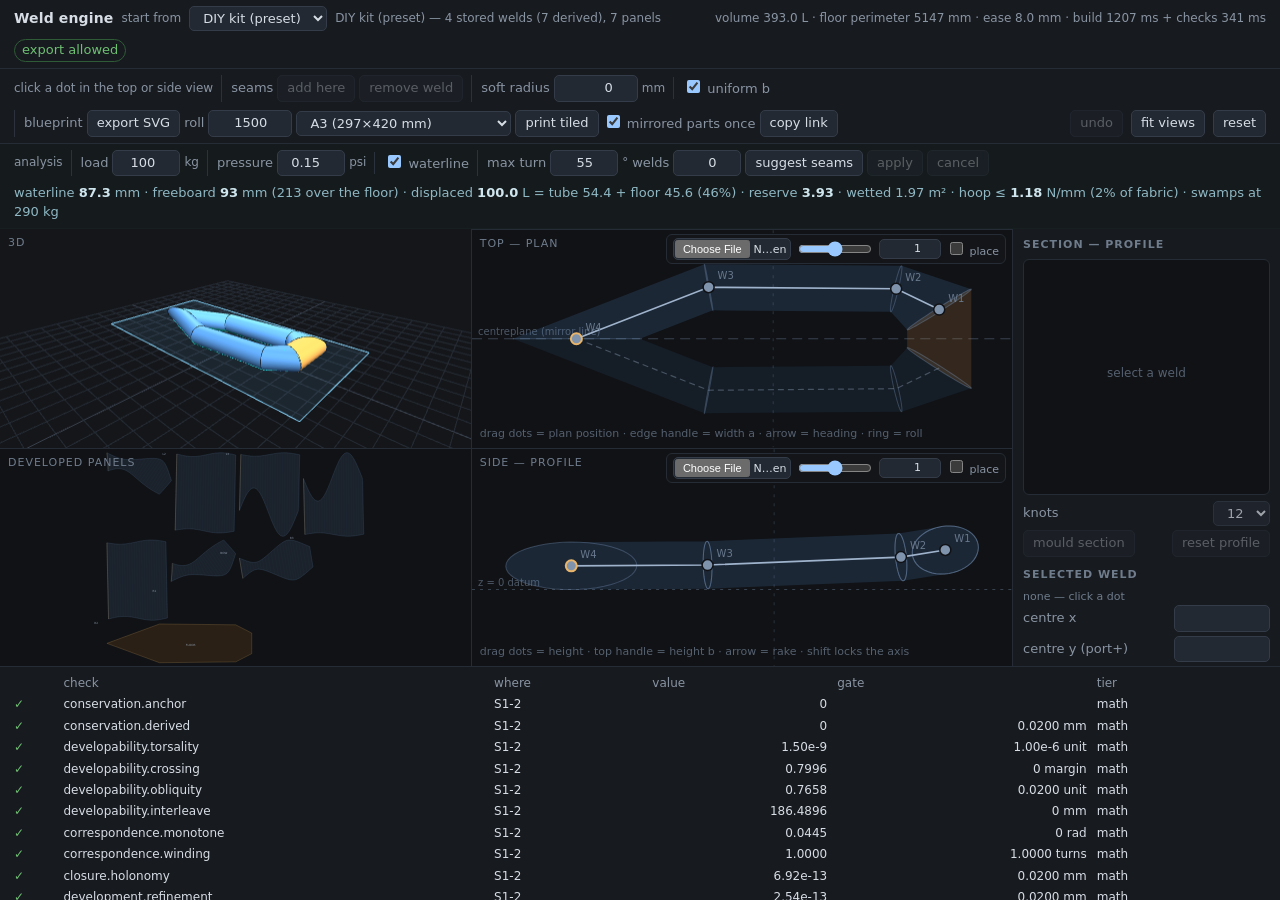
<file: packcraft/index.html>
<!DOCTYPE html>
<html lang="en">
<head>
<meta charset="utf-8">
<meta name="viewport" content="width=device-width, initial-scale=1">
<title>Weld engine — the edit loop</title>
<!--
  Standalone EDITOR for the weld-first engine (B0-B5).

  Classic script tags, no build step, no CDN: this must open from file:// the
  same way index.html does. It touches nothing in packraft-core or app/ — the
  old app is untouched and keeps working.

  B2 made the edit loop real (ops with inverses, a template library, live
  gates). B3 gives it the canvas the plan asks for (decision 2, and v4's
  "designer's mental model"): TWO ORTHOGRAPHIC PANES, top and side, with a
  reference-photo underlay, where the boat is a LINE mirrored across the
  centreplane and the DOTS ON THE LINE are the welds. Drag a dot and the boat
  re-lofts; drag its edge and the section changes; type the number instead if
  you know it.

  B5 adds the SECTION INSET at the top of the inspector column: the selected
  weld's own curve, drawn in its own plane, with one draggable handle per
  profile knot. A handle drag is `ops.editProfile` with the station deviations
  -- the same one-gesture-one-undo-step contract, the same throttled preview
  build, and no geometry of its own beyond projecting the weld's plane onto
  two axes.

  B6 adds the ANALYSIS STRIP: a load, a pressure, and everything the observers
  in engine/analysis.js can say about the boat those two numbers describe --
  the waterline drawn in the 3D view with the immersed hull tinted below it,
  the displacement split between the tubes and the floor bathtub, freeboard,
  reserve, wetted area, per-weld hoop advisories joining the gate table, and a
  suggest-seams button that previews its proposal as ghost dots before it
  touches anything.

  THE LOAD AND THE PRESSURE ARE UI STATE. They are not in the document, not in
  the permalink and not in the export: a cutting pattern carries no
  hydrostatics, and a builder tracing an outline must not find it depends on
  how heavy the designer said they were. Same rule as the photo underlay.

  Everything the panes do goes through engine/ops.js. This file owns no
  geometry: it projects, it hit-tests, and it calls ops. The one number it
  keeps to itself is the photo underlay transform, which is a property of the
  session and not of the boat (the plan is explicit: NOT in the document).
-->
<style>
  :root { color-scheme: dark; }
  * { box-sizing: border-box; }
  html, body { height: 100%; margin: 0; }
  body {
    font: 13px/1.45 ui-sans-serif, system-ui, -apple-system, "Segoe UI", Roboto, sans-serif;
    background: #14161a; color: #d7dde5;
    display: grid; grid-template-rows: auto auto auto 1fr auto; height: 100%;
  }
  header, #tools, #analysis {
    display: flex; align-items: center; gap: 8px; flex-wrap: wrap;
    padding: 6px 14px; border-bottom: 1px solid #262c35; background: #171a1f;
  }
  header h1 { font-size: 14px; margin: 0; font-weight: 600; letter-spacing: .01em; }
  .sub { color: #8994a3; font-size: 12px; }
  .spacer { flex: 1; }
  button, select, input {
    font: inherit; padding: 3px 9px; border-radius: 5px;
    background: #232932; color: #d7dde5; border: 1px solid #333c48;
  }
  button, select { cursor: pointer; }
  button:hover:not(:disabled) { background: #2b323d; }
  button:disabled { opacity: .35; cursor: default; }
  input[type=number] { width: 84px; text-align: right; font-variant-numeric: tabular-nums; }
  input[type=range] { padding: 0; width: 74px; vertical-align: middle; }
  input[type=file] { padding: 1px; font-size: 11px; width: 118px; }
  label { color: #8994a3; }
  .group { display: flex; align-items: center; gap: 4px; padding-left: 9px;
           border-left: 1px solid #2b323d; }

  main {
    display: grid; min-height: 0;
    grid-template-columns: minmax(0, 1fr) minmax(0, 1.15fr) 268px;
    grid-template-rows: 1fr 1fr;
  }
  .pane { position: relative; min-height: 0; min-width: 0; overflow: hidden;
          border-left: 1px solid #262c35; border-top: 1px solid #262c35; }
  #view3d { grid-area: 1 / 1; border-left: 0; border-top: 0; background: #14161a; }
  #flat   { grid-area: 2 / 1; border-left: 0; background: #101216; }
  #top    { grid-area: 1 / 2; background: #101216; }
  #side   { grid-area: 2 / 2; background: #101216; }
  #inspector { grid-area: 1 / 3 / 3 / 4; border-left: 1px solid #262c35;
               background: #171a1f; overflow: auto; padding: 8px 10px; }
  #view3d canvas { display: block; width: 100%; height: 100%; }
  .pane > svg { width: 100%; height: 100%; display: block; touch-action: none; }
  #flat path.panel { cursor: pointer; }

  .paneName { position: absolute; left: 8px; top: 6px; pointer-events: none;
              color: #6f7c8c; font-size: 11px; letter-spacing: .09em; text-transform: uppercase; }
  .paneBar { position: absolute; right: 6px; top: 4px; display: flex; gap: 5px;
             align-items: center; background: rgba(20,22,26,.82); padding: 3px 6px;
             border: 1px solid #262c35; border-radius: 6px; font-size: 11px; }
  .paneBar label { font-size: 11px; }
  .paneBar input[type=number] { width: 62px; padding: 1px 4px; font-size: 11px; }
  .hint { position: absolute; left: 8px; bottom: 6px; color: #55606f; font-size: 11px;
          pointer-events: none; }

  /* The section inset: the selected weld's own curve, in its own plane, with
     one draggable handle per profile knot. Fixed height so the pane below it
     does not jump as the boat changes. */
  #sectionBox { position: relative; height: 236px; margin-bottom: 6px;
                border: 1px solid #262c35; border-radius: 6px; background: #101216; }
  #sectionBox svg { width: 100%; height: 100%; display: block; touch-action: none; }
  #sectionBox .hint { left: 7px; bottom: 5px; }

  #inspector h2 { font-size: 11px; letter-spacing: .09em; text-transform: uppercase;
                  color: #6f7c8c; margin: 10px 0 6px; font-weight: 600; }
  #inspector h2:first-child { margin-top: 0; }
  .field { display: flex; align-items: center; justify-content: space-between; gap: 6px;
           margin-bottom: 4px; }
  .field label { flex: 1; }
  .field input[type=number] { width: 96px; }
  .note { color: #6f7c8c; font-size: 11px; margin: 4px 0 0; }

  footer { border-top: 1px solid #262c35; background: #171a1f; padding: 6px 14px;
           max-height: 26vh; overflow: auto; }
  footer.stale { opacity: .45; }
  table { border-collapse: collapse; font-size: 12px; width: 100%; }
  th, td { text-align: left; padding: 2px 10px 2px 0; white-space: nowrap; }
  th { color: #8994a3; font-weight: 500; }
  td.num { text-align: right; font-variant-numeric: tabular-nums; }
  .ok { color: #6fbf73; } .advisory { color: #d7c46a; }
  .warn { color: #e0a45c; } .error { color: #e2705f; }
  .msg { color: #96a1b0; white-space: normal; }
  .pill { display: inline-block; padding: 1px 7px; border-radius: 999px; border: 1px solid #333c48; }
  .pill.good { color: #6fbf73; border-color: #2f5c36; }
  .pill.bad { color: #e2705f; border-color: #5c2f2f; }

  /* The analysis strip. Deliberately a DIFFERENT colour from the edit tools
     above it: nothing on this row changes the boat, and the one control that
     does (suggest seams) hands back a preview you have to confirm. */
  #analysis { background: #151b1d; border-bottom-color: #22303033; }
  #analysis .readout { color: #8fb8c4; font-variant-numeric: tabular-nums; }
  #analysis .readout b { color: #cfe6ee; font-weight: 600; }
  #analysis .warnish { color: #e0a45c; }
  #analysis input[type=number] { width: 68px; }
</style>
</head>
<body>

<header>
  <h1>Weld engine</h1>
  <label class="sub" for="tpl">start from</label>
  <select id="tpl"></select>
  <span class="sub" id="title">—</span>
  <span class="spacer"></span>
  <span class="sub" id="stats">—</span>
  <span id="gate" class="pill">—</span>
</header>

<div id="tools">
  <span class="sub" id="sel">click a dot in the top or side view</span>
  <span class="group">
    <label>seams</label>
    <button id="btn-add" disabled>add here</button>
    <button id="btn-del" disabled>remove weld</button>
  </span>
  <span class="group">
    <label for="soft">soft radius</label>
    <input type="number" id="soft" value="0" step="50" min="0" title="mm of centreline arclength; 0 = drag one dot">
    <span class="sub">mm</span>
  </span>
  <span class="group">
    <label><input type="checkbox" id="lock" checked> uniform b</label>
  </span>
  <span class="group">
    <label>blueprint</label>
    <button id="btn-svg">export SVG</button>
    <label for="roll" title="Usable fabric roll width, mm. The packer treats it as a hard constraint and minimises the length.">roll</label>
    <input type="number" id="roll" value="1500" step="50" min="200" max="4000">
    <select id="page" title="tiled print page size"></select>
    <button id="btn-print">print tiled</button>
    <label title="Draw each mirrored pair once and flip the pattern for the second cut. Off draws every piece."><input type="checkbox" id="mirror-once" checked> mirrored parts once</label>
    <button id="btn-link">copy link</button>
  </span>
  <span class="spacer"></span>
  <span class="sub" id="exportNote"></span>
  <button id="btn-undo" disabled>undo</button>
  <button id="btn-fit">fit views</button>
  <button id="btn-reset">reset</button>
</div>

<!-- ANALYSIS. Reads the boat; never writes it. Nothing on this row reaches the
     document, the permalink or the export. -->
<div id="analysis">
  <span class="sub">analysis</span>
  <span class="group">
    <label for="load" title="Paddler plus gear. UI state — it is never written into the boat.">load</label>
    <input type="number" id="load" value="100" step="5" min="1" max="5000">
    <span class="sub">kg</span>
  </span>
  <span class="group">
    <label for="press" title="Operating pressure. A hand-pumped packraft runs near 0.15 psi.">pressure</label>
    <input type="number" id="press" value="0.15" step="0.01" min="0.01" max="5">
    <span class="sub">psi</span>
  </span>
  <span class="group">
    <label title="Draw the waterline plane and tint the immersed hull."><input type="checkbox" id="wl-show" checked> waterline</label>
  </span>
  <span class="group">
    <label for="cap" title="No single mitre over this, except at a tip. The corner-split rule.">max turn</label>
    <input type="number" id="cap" value="55" step="5" min="5" max="120">
    <span class="sub">°</span>
    <label for="tgt" title="Target number of stored welds. 0 = only split corners over the cap.">welds</label>
    <input type="number" id="tgt" value="0" step="1" min="0" max="24">
    <button id="btn-suggest">suggest seams</button>
    <button id="btn-suggest-ok" disabled>apply</button>
    <button id="btn-suggest-no" disabled>cancel</button>
  </span>
  <span class="spacer"></span>
  <span class="readout" id="flot">—</span>
</div>

<main>
  <div id="view3d" class="pane"><span class="paneName">3D</span></div>
  <div id="flat" class="pane"><span class="paneName">developed panels</span></div>
  <div id="top" class="pane"></div>
  <div id="side" class="pane"></div>
  <div id="inspector"></div>
</main>

<footer id="footer">
  <table id="report"><tbody></tbody></table>
</footer>

<!-- three.js, vendored as classic scripts (r147, MIT). No CDN: this must work
     offline from file://, where ES-module imports are blocked. -->
<script src="vendor/three.min.js"></script>
<script src="vendor/OrbitControls.js"></script>

<!-- the engine: pure, DOM-free, the identical files run under node --test -->
<script src="engine/vec3.js"></script>
<script src="engine/quad.js"></script>
<script src="engine/doc.js"></script>
<script src="engine/cone.js"></script>
<script src="engine/loft.js"></script>
<script src="engine/develop2.js"></script>
<script src="engine/checks.js"></script>
<script src="engine/ops.js"></script>
<script src="engine/templates.js"></script>
<script src="engine/analysis.js"></script>
<script src="engine/export-svg.js"></script>
<script src="engine/tile.js"></script>
<script src="engine/encode.js"></script>

<script>
(function () {
  'use strict';
  var E = window.PackraftEngine;
  var V = E.vec3, D = E.doc, DV = E.develop2, CK = E.checks, OPS = E.ops, T = E.templates;
  var XSVG = E.exportSvg, TILE = E.tile, ENC = E.encode, AN = E.analysis;

  var DEG = Math.PI / 180;
  var COLOR = { port: 0x4a7fb5, starboard: 0x3f6d9c, span: 0xc2823c, sel: 0xe0a45c };
  // Two build resolutions. FULL is what the gates and the flat patterns see;
  // PREVIEW is what a pointer that has moved 3 px sees. Both are the same code
  // -- the difference is sampling, and the gates run only on FULL, so a drag
  // never reports a number that is an artefact of its own coarseness.
  var BUILD = { rulings: 48, stations: 96 };
  var PREVIEW = { rulings: 16, stations: 48, seamSamples: 16, measure: false };

  // ------------------------------------------------------------------ state
  var state = {
    // The FIRST library entry, so the picker and the document agree at start.
    // They did not: the picker is populated from T.names() and shows its first
    // option, which became the kit preset, while this line still said 'diy7' --
    // so the editor opened on one boat labelled as another, and `reset` swapped
    // it out from under the user.
    doc: T.template(T.names()[0]),
    built: null, rep: null,
    segment: null,        // selected segment id
    weld: null,           // selected weld id
    undo: [],             // stack of inverse descriptors
    softRadius: 0,        // mm of centreline arclength; 0 = hard drag
    dragging: null,       // the live gesture, or null
    topology: null,       // the last end-topology transition, for the status line
    error: null,          // last build failure, if any
    // ---- ANALYSIS. All UI state: none of it is in the document, and none of
    // it reaches the permalink or the export (see the file header).
    loadKg: 100,          // paddler + gear
    pressurePa: 0.15 * 6894.76,   // 0.15 psi, a hand-pumped packraft
    showWaterline: true,
    analysis: null,       // last observer pass, or null while a preview is stale
    suggestion: null,     // a suggestSeams proposal awaiting confirmation
  };

  var SVGNS = 'http://www.w3.org/2000/svg';
  function svg(tag, attrs, parent) {
    var e = document.createElementNS(SVGNS, tag);
    if (attrs) for (var k in attrs) if (attrs[k] != null) e.setAttribute(k, attrs[k]);
    if (parent) parent.appendChild(e);
    return e;
  }
  function fmtN(v, dp) { return (Math.round(v * 1000) / 1000).toFixed(dp == null ? 1 : dp); }

  // ==================================================================
  // 3D view (unchanged from B2 -- it is a live preview, not an editor)
  // ==================================================================
  var host = document.getElementById('view3d');
  var scene = new THREE.Scene();
  scene.background = new THREE.Color(0x14161a);
  var camera = new THREE.PerspectiveCamera(42, 1, 10, 40000);
  camera.up.set(0, 0, 1);                       // the engine is z-up (spec 2b)
  camera.position.set(2600, -2900, 1900);
  var renderer = new THREE.WebGLRenderer({ antialias: true });
  renderer.setPixelRatio(Math.min(window.devicePixelRatio || 1, 2));
  host.appendChild(renderer.domElement);
  var controls = new THREE.OrbitControls(camera, renderer.domElement);
  controls.enableDamping = true;
  controls.dampingFactor = 0.08;
  controls.target.set(0, 0, 120);

  scene.add(new THREE.HemisphereLight(0xcfe4ff, 0x2a2f38, 1.15));
  var key = new THREE.DirectionalLight(0xffffff, 1.5);
  key.position.set(1800, -2200, 2600); scene.add(key);
  var fill = new THREE.DirectionalLight(0xffffff, 0.5);
  fill.position.set(-2000, 1600, 900); scene.add(fill);
  var grid = new THREE.GridHelper(6000, 24, 0x39414d, 0x262c35);
  grid.rotation.x = Math.PI / 2; scene.add(grid);

  var boat = new THREE.Group(); scene.add(boat);
  var materials = {};
  Object.keys(COLOR).forEach(function (role) {
    materials[role] = new THREE.MeshStandardMaterial({
      color: COLOR[role], roughness: 0.62, metalness: 0.04,
      side: THREE.DoubleSide, flatShading: false
    });
  });
  var seamMat = new THREE.LineBasicMaterial({ color: 0x11151a });
  var landMat = new THREE.LineBasicMaterial({ color: 0xe8b56b });
  var weldMat = new THREE.LineBasicMaterial({ color: 0xffd79a });

  /**
   * THE WATERLINE, drawn the only way that cannot lie: by CLIPPING.
   *
   * The immersed hull is the SAME geometry drawn a second time in a wet colour
   * through a clipping plane at z = waterline, so what is tinted is exactly
   * what the flotation integral called immersed -- there is no second mesh, no
   * "below the waterline" copy that could drift from the number in the readout.
   * The plane object is mutated in place as the load changes; the materials
   * hold a reference to it, so nothing has to be rebuilt to move the water.
   *
   * `polygonOffset` because the wet copy is coincident with the dry one and
   * z-fighting between two shades of the same hull is exactly as ugly as it
   * sounds.
   */
  renderer.localClippingEnabled = true;
  var clipPlane = new THREE.Plane(new THREE.Vector3(0, 0, -1), 0);
  var wetMaterials = {};
  Object.keys(COLOR).forEach(function (role) {
    // ONE wet colour for every role. The point of the tint is "this is under
    // water", not "this is a port panel", and re-tinting each role would put
    // the panel palette in competition with the only thing the tint is for.
    wetMaterials[role] = new THREE.MeshStandardMaterial({
      color: 0x18a892, roughness: 0.42, metalness: 0.05,
      side: THREE.DoubleSide, clippingPlanes: [clipPlane],
      polygonOffset: true, polygonOffsetFactor: -2, polygonOffsetUnits: -2,
    });
  });
  var waterMat = new THREE.MeshBasicMaterial({
    color: 0x5aa9d6, transparent: true, opacity: 0.11,
    side: THREE.DoubleSide, depthWrite: false,
  });
  var waterEdgeMat = new THREE.LineBasicMaterial({ color: 0x7fc7ec });

  var pickable = [];
  function clear3d() {
    for (var i = boat.children.length - 1; i >= 0; i--) {
      var c = boat.children[i];
      boat.remove(c);
      if (c.geometry) c.geometry.dispose();
    }
    pickable = [];
  }

  // The strip between the two ends of each RULING. startEdge3D[i] and
  // endEdge3D[i] are the two ends of ruling i (the panel contract in
  // develop2.js), so this strip IS the developable surface, not a subdivision
  // approximation of it -- and it cannot disagree with the flat pattern,
  // because there is only one geometry.
  function stripGeometry(panel) {
    var A = panel.startEdge3D, B = panel.endEdge3D, n = A.length;
    var pos = new Float32Array(n * 2 * 3);
    for (var i = 0; i < n; i++) {
      pos[i * 6] = A[i][0]; pos[i * 6 + 1] = A[i][1]; pos[i * 6 + 2] = A[i][2];
      pos[i * 6 + 3] = B[i][0]; pos[i * 6 + 4] = B[i][1]; pos[i * 6 + 5] = B[i][2];
    }
    var idx = [];
    for (var k = 0; k < n - 1; k++) {
      var a = k * 2, b = a + 1, c = a + 2, d = a + 3;
      idx.push(a, b, d, a, d, c);
    }
    var g = new THREE.BufferGeometry();
    g.setAttribute('position', new THREE.BufferAttribute(pos, 3));
    g.setIndex(idx);
    g.computeVertexNormals();
    return g;
  }

  function lineGeometry(pts) {
    var pos = new Float32Array(pts.length * 3);
    for (var i = 0; i < pts.length; i++) {
      pos[i * 3] = pts[i][0]; pos[i * 3 + 1] = pts[i][1]; pos[i * 3 + 2] = pts[i][2];
    }
    var g = new THREE.BufferGeometry();
    g.setAttribute('position', new THREE.BufferAttribute(pos, 3));
    return g;
  }

  /** The weld's own curve, sampled -- the ring a section reads as. */
  function weldRing(w, n) {
    var fr = D.weldFrame(w), pts = [], N = n || 96;
    for (var i = 0; i <= N; i++) pts.push(D.weldPoint(w, 2 * Math.PI * i / N, fr));
    return pts;
  }

  function set3d(built) {
    clear3d();
    built.panels.forEach(function (p) {
      var mat = (p.id === state.segment || p.mirrorOf === state.segment)
        ? materials.sel : (materials[p.role] || materials.port);
      var mesh = new THREE.Mesh(stripGeometry(p), mat);
      mesh.userData.panel = p;
      boat.add(mesh);
      pickable.push(mesh);
      boat.add(new THREE.Line(lineGeometry(p.edgeA3D), seamMat));
    });
    boat.add(new THREE.Line(lineGeometry(built.floor.landing3D.slice()), landMat));
    addWaterline(built);
    var w = selectedWeld();
    if (w) {
      boat.add(new THREE.Line(lineGeometry(weldRing(w)), weldMat));
      if (state.doc.mirror && !w.onCentreplane) {
        boat.add(new THREE.Line(lineGeometry(weldRing(D.mirrorWeld(w))), weldMat));
      }
    }
  }

  /**
   * The water surface, and the wet copy of the hull under it.
   *
   * Drawn from the last FULL analysis pass only. During a drag the observers do
   * not run (they read the same integrals the gates do, and a pointer move is
   * not the moment for either), so the waterline simply is not drawn rather
   * than being drawn at a stale height on a boat that has changed shape.
   */
  function addWaterline(built) {
    if (!state.showWaterline || !state.analysis) return;
    var f = state.analysis.flotation;
    if (f.waterline == null) return;
    clipPlane.constant = f.waterline;
    built.panels.forEach(function (p) {
      var mesh = new THREE.Mesh(stripGeometry(p), wetMaterials[p.role] || wetMaterials.port);
      boat.add(mesh);                       // NOT pickable: it is a tint, not a part
    });
    var b = f.model.bounds;
    var padX = 0.12 * (b.xMax - b.xMin), padY = 900;
    var yMax = 0;
    built.panels.forEach(function (p) {
      p.startEdge3D.forEach(function (q) { yMax = Math.max(yMax, Math.abs(q[1])); });
    });
    var g = new THREE.PlaneGeometry((b.xMax - b.xMin) + 2 * padX, 2 * yMax + padY);
    var plane = new THREE.Mesh(g, waterMat);
    plane.position.set((b.xMin + b.xMax) / 2, 0, f.waterline);
    boat.add(plane);
    // The waterline ON the hull, as the intersection curve would draw it: one
    // ring at the plane's height round the boat's own extent, so the eye can
    // read the draft against the tube even from directly above.
    var x0 = b.xMin - padX, x1 = b.xMax + padX, y1 = yMax + padY / 2;
    boat.add(new THREE.Line(lineGeometry([
      [x0, -y1, f.waterline], [x1, -y1, f.waterline],
      [x1, y1, f.waterline], [x0, y1, f.waterline], [x0, -y1, f.waterline],
    ]), waterEdgeMat));
  }

  function resize3d() {
    var w = host.clientWidth, h = host.clientHeight;
    if (!w || !h) return;
    renderer.setSize(w, h, false);
    camera.aspect = w / h;
    camera.updateProjectionMatrix();
  }
  (function loop() {
    requestAnimationFrame(loop);
    controls.update();
    renderer.render(scene, camera);
  })();

  // --- picking. A click that did not drag the orbit controls is a selection.
  var raycaster = new THREE.Raycaster();
  var downAt = null;
  renderer.domElement.addEventListener('pointerdown', function (e) {
    downAt = [e.clientX, e.clientY];
  });
  renderer.domElement.addEventListener('pointerup', function (e) {
    if (!downAt) return;
    var moved = Math.abs(e.clientX - downAt[0]) + Math.abs(e.clientY - downAt[1]);
    downAt = null;
    if (moved > 4) return;                       // that was an orbit, not a click
    var r = renderer.domElement.getBoundingClientRect();
    raycaster.setFromCamera(new THREE.Vector2(
      ((e.clientX - r.left) / r.width) * 2 - 1,
      -((e.clientY - r.top) / r.height) * 2 + 1), camera);
    var hit = raycaster.intersectObjects(pickable, false)[0];
    if (hit) selectPanel(hit.object.userData.panel);
  });

  // ==================================================================
  // THE ORTHOGRAPHIC PANES -- B3's actual deliverable
  // ==================================================================
  /**
   * One pane is a parallel projection of the world onto two axes, drawn in CSS
   * PIXELS (not in a scaled viewBox), so a handle is 6 px whatever the zoom and
   * hit-testing needs no inverse of a viewBox transform.
   *
   *   pane u = hs * world[hi]   -> screen x
   *   pane v = vs * world[vi]   -> screen y (SVG y runs DOWN, hence the signs)
   *
   *   TOP  looks down  +z: x to the right, PORT (+y) up   -> vs = -1 on y
   *   SIDE looks from starboard: x to the right, UP (+z) up -> vs = -1 on z
   *
   * `viewAxis` is the world direction OUT of the screen toward the viewer:
   * rotating a vector about it by d increases its on-screen angle by d, which
   * is exactly what a normal-handle drag needs and the only place the panes
   * touch 3-D rotation.
   */
  function makePane(id, spec) {
    var el = document.getElementById(id);
    var pane = {
      id: id, host: el, name: spec.name,
      hi: spec.hi, hs: spec.hs, vi: spec.vi, vs: spec.vs,
      viewAxis: spec.viewAxis, third: spec.third,
      scale: 0.25, origin: [0, 0], fitted: false,
      underlay: { url: null, img: null, mmPerPx: 1, u: 0, v: 0, opacity: 0.5,
                  adjust: false, w: 0, h: 0 },
      layers: {},
    };
    var s = svg('svg', { xmlns: SVGNS }, el);
    pane.svg = s;
    pane.layers.under = svg('g', null, s);
    pane.layers.grid = svg('g', null, s);
    pane.layers.hull = svg('g', null, s);
    pane.layers.line = svg('g', null, s);
    pane.layers.handles = svg('g', null, s);
    var nm = document.createElement('span');
    nm.className = 'paneName'; nm.textContent = spec.name;
    el.appendChild(nm);
    var hint = document.createElement('span');
    hint.className = 'hint'; hint.textContent = spec.hint;
    el.appendChild(hint);
    el.appendChild(underlayBar(pane));
    bindPane(pane);
    return pane;
  }

  /** world 3-vector -> [x, y] in pane pixels. */
  function toScreen(pane, p) {
    return [pane.origin[0] + pane.scale * pane.hs * p[pane.hi],
            pane.origin[1] + pane.scale * pane.vs * p[pane.vi]];
  }
  /** pane pixels -> the two world components this pane can see. */
  function toWorld2(pane, x, y) {
    return [pane.hs * (x - pane.origin[0]) / pane.scale,
            pane.vs * (y - pane.origin[1]) / pane.scale];
  }
  /** A pane point as a full world point, keeping the invisible axis from `base`. */
  function toWorld3(pane, x, y, base) {
    var uv = toWorld2(pane, x, y);
    var p = base.slice();
    p[pane.hi] = uv[0];
    p[pane.vi] = uv[1];
    return p;
  }
  function localXY(pane, e) {
    var r = pane.svg.getBoundingClientRect();
    return [e.clientX - r.left, e.clientY - r.top];
  }
  /** The inverse of toScreen, in CLIENT coordinates -- what a test drives. */
  function clientAt(pane, p) {
    var r = pane.svg.getBoundingClientRect();
    var s = toScreen(pane, p);
    return { x: r.left + s[0], y: r.top + s[1] };
  }

  var PANES = {};
  PANES.top = makePane('top', {
    name: 'top — plan', hi: 0, hs: 1, vi: 1, vs: -1, third: 2,
    viewAxis: [0, 0, 1],
    hint: 'drag dots = plan position · edge handle = width a · arrow = heading · ring = roll',
  });
  PANES.side = makePane('side', {
    name: 'side — profile', hi: 0, hs: 1, vi: 2, vs: -1, third: 1,
    viewAxis: [0, -1, 0],
    hint: 'drag dots = height · top handle = height b · arrow = rake · shift locks the axis',
  });

  // ------------------------------------------------------- photo underlay
  /**
   * A reference photo, in the pane, behind everything.
   *
   * Loaded from a LOCAL FILE through an object URL: no network, nothing
   * uploaded, and the page still works from file://. The transform lives in
   * pane.underlay and NOWHERE ELSE -- the plan is explicit that it must not go
   * into the boat document (it is a property of this session, not of the
   * design, and a permalink carrying a stranger's photo offsets would be a
   * bug). Reloading the page loses it, by design.
   *
   * Scale is MILLIMETRES PER PIXEL, typed, because that is the number a person
   * actually has: photograph a boat with a metre rule in shot, divide.
   */
  function underlayBar(pane) {
    var bar = document.createElement('div');
    bar.className = 'paneBar';
    var file = document.createElement('input');
    file.type = 'file'; file.accept = 'image/*'; file.title = 'reference photo (local file)';
    var op = document.createElement('input');
    op.type = 'range'; op.min = 0; op.max = 1; op.step = 0.02; op.value = 0.5;
    op.title = 'underlay opacity';
    var mm = document.createElement('input');
    mm.type = 'number'; mm.step = 0.1; mm.value = 1; mm.title = 'mm per image pixel';
    var adj = document.createElement('input');
    adj.type = 'checkbox'; adj.title = 'drag/scroll the pane to move and scale the photo';
    var lab = document.createElement('label');
    lab.appendChild(adj); lab.appendChild(document.createTextNode(' place'));

    file.addEventListener('change', function () {
      var f = file.files && file.files[0];
      if (!f) return;
      if (pane.underlay.url) URL.revokeObjectURL(pane.underlay.url);
      pane.underlay.url = URL.createObjectURL(f);
      var img = new Image();
      img.onload = function () {
        pane.underlay.img = img;
        pane.underlay.w = img.naturalWidth;
        pane.underlay.h = img.naturalHeight;
        // Land it centred on the view the first time, so it is never off-screen.
        var c = toWorld2(pane, pane.host.clientWidth / 2, pane.host.clientHeight / 2);
        pane.underlay.mmPerPx = Math.max(0.01,
          (2400 / Math.max(1, img.naturalWidth)));
        mm.value = fmtN(pane.underlay.mmPerPx, 3);
        pane.underlay.u = pane.hs * c[0] - pane.underlay.mmPerPx * img.naturalWidth / 2;
        pane.underlay.v = pane.vs * c[1] - pane.underlay.mmPerPx * img.naturalHeight / 2;
        adj.checked = true; pane.underlay.adjust = true;
        drawPane(pane);
      };
      img.src = pane.underlay.url;
    });
    op.addEventListener('input', function () {
      pane.underlay.opacity = +op.value; drawPane(pane);
    });
    mm.addEventListener('input', function () {
      pane.underlay.mmPerPx = Math.max(1e-4, +mm.value || 1e-4); drawPane(pane);
    });
    adj.addEventListener('change', function () { pane.underlay.adjust = adj.checked; });
    pane.underlayInputs = { file: file, op: op, mm: mm, adj: adj };

    bar.appendChild(file); bar.appendChild(op); bar.appendChild(mm); bar.appendChild(lab);
    return bar;
  }

  function drawUnderlay(pane) {
    var g = pane.layers.under;
    g.textContent = '';
    var u = pane.underlay;
    if (!u.img) return;
    // The underlay lives in PANE MILLIMETRES (u, v), so it stays put under the
    // boat when the view is panned or zoomed -- which is the whole point of
    // tracing over it.
    var x = pane.origin[0] + pane.scale * u.u;
    var y = pane.origin[1] + pane.scale * u.v;
    var im = svg('image', {
      x: x, y: y,
      width: pane.scale * u.mmPerPx * u.w,
      height: pane.scale * u.mmPerPx * u.h,
      opacity: u.opacity, preserveAspectRatio: 'none',
    }, g);
    im.setAttributeNS('http://www.w3.org/1999/xlink', 'href', u.url);
    im.setAttribute('href', u.url);
  }

  // ------------------------------------------------------------- pane draw
  var HANDLE_R = 5.5;

  function paneWeldColor(w, weight) {
    if (w.id === state.weld) return '#f0b269';
    if (weight > 0) return 'rgb(' + Math.round(90 + 120 * weight) + ','
      + Math.round(120 + 60 * weight) + ',' + Math.round(170 + 20 * weight) + ')';
    return '#7f93ad';
  }

  function drawPane(pane) {
    var w = pane.host.clientWidth, h = pane.host.clientHeight;
    if (!w || !h) return;
    pane.svg.setAttribute('viewBox', '0 0 ' + w + ' ' + h);
    if (!pane.fitted && state.built) fitPane(pane, state.built);
    drawUnderlay(pane);

    // --- axes: the MIRROR LINE in plan, the datum in profile.
    var g = pane.layers.grid;
    g.textContent = '';
    var zero = toScreen(pane, [0, 0, 0]);
    svg('path', {
      d: 'M0 ' + zero[1] + 'H' + w, stroke: '#38424f', 'stroke-width': 1,
      'stroke-dasharray': pane.id === 'top' ? '10 6' : '3 5', fill: 'none',
    }, g);
    svg('text', { x: 6, y: zero[1] - 4, fill: '#4d5867', 'font-size': 10 }, g)
      .textContent = pane.id === 'top' ? 'centreplane (mirror line)' : 'z = 0 datum';
    svg('path', { d: 'M' + zero[0] + ' 0V' + h, stroke: '#2b333d', 'stroke-width': 1,
      'stroke-dasharray': '3 6', fill: 'none' }, g);

    // THE SNAP BAND. End topology is where the dot sits (plan v4), and the only
    // thing that makes that discoverable rather than mysterious is SEEING the
    // capture radius: inside this band the end weld lands ON the mirror line and
    // the boat gets a pointed tip; outside it, the ring closes through a bridge
    // span. Drawn only for an END weld, because only an end weld has a topology
    // to switch.
    var selIdx = D.byId(state.doc, state.weld);
    if (pane.id === 'top' && state.doc.mirror && selIdx >= 0
        && (selIdx === 0 || selIdx === state.doc.welds.length - 1)) {
      var y0 = toScreen(pane, [0, OPS.SNAP_MM, 0])[1];
      var y1 = toScreen(pane, [0, -OPS.SNAP_MM, 0])[1];
      svg('rect', { x: 0, y: Math.min(y0, y1), width: w, height: Math.abs(y1 - y0) + 1,
        fill: 'rgba(232,181,107,.16)', stroke: 'rgba(232,181,107,.45)',
        'stroke-width': 0.8, 'pointer-events': 'none' }, g);
      svg('text', { x: w - 8, y: Math.min(y0, y1) - 5, fill: '#a3855c', 'font-size': 10,
        'text-anchor': 'end' }, g)
        .textContent = 'snap: inside \u00b1' + OPS.SNAP_MM + ' mm the end is a POINTED tip';
    }

    // --- the derived hull, as the projection of the built segments.
    var hull = pane.layers.hull;
    hull.textContent = '';
    if (state.built) {
      // THE SILHOUETTE, as the UNION of the projected ruling quads.
      //
      // Not the panel's boundary polygon: a segment wraps the WHOLE tube, so
      // its boundary traces weld A's closed curve and then weld B's, and the
      // two windings cancel wherever they overlap -- which is most of the boat,
      // and it shows as a hollow hull with only the ends filled. Filling quad
      // by quad is the projection of the actual surface. Each quad is emitted
      // with a consistent (positive) winding so the nonzero fill rule unions
      // them instead of punching holes, and the whole panel is ONE path element
      // inside a group whose opacity is set once -- overlapping quads inside a
      // group with group-opacity composite as a single layer, so a doubly
      // covered patch is not twice as dark.
      var layers = { port: [], starboard: [], span: [], sel: [] };
      state.built.panels.forEach(function (p) {
        // In profile the starboard panels project exactly onto their port
        // sources, so drawing them again would only double the ink.
        if (p.role === 'starboard' && pane.id === 'side') return;
        var sel = (p.id === state.segment || p.mirrorOf === state.segment);
        var bucket = layers[sel ? 'sel' : p.role] || layers.port;
        var A = p.startEdge3D, B = p.endEdge3D;
        for (var i = 0; i < A.length - 1; i++) {
          bucket.push(quadD(pane, A[i], B[i], B[i + 1], A[i + 1]));
        }
      });
      var FILL = { port: ['rgba(74,127,181,1)', 0.20], starboard: ['rgba(74,127,181,1)', 0.10],
        span: ['rgba(194,130,60,1)', 0.20], sel: ['rgba(224,164,92,1)', 0.28] };
      Object.keys(layers).forEach(function (k) {
        if (!layers[k].length) return;
        var g2 = svg('g', { opacity: FILL[k][1], 'pointer-events': 'none' }, hull);
        svg('path', { d: layers[k].join(''), fill: FILL[k][0], stroke: 'none',
          'fill-rule': 'nonzero' }, g2);
      });
      // Every derived weld ring, so the SECTIONS are visible as sections.
      state.built.ring.welds.forEach(function (rw) {
        svg('path', {
          d: polyD(pane, weldRing(rw.weld, 48), true),
          fill: 'none',
          stroke: rw.sourceId === state.weld ? '#f0b269' : 'rgba(120,150,185,.35)',
          'stroke-width': rw.sourceId === state.weld ? 1.6 : 1,
          'pointer-events': 'none',
        }, hull);
      });
    }

    // --- THE LINE: the polyline through the stored weld centres, and (in plan)
    // its mirror. This is the designer's model made literal (plan v4).
    var line = pane.layers.line;
    line.textContent = '';
    var centres = state.doc.welds.map(function (x) { return x.c; });
    svg('path', { d: polyD(pane, centres, false), fill: 'none', stroke: '#9fb4cc',
      'stroke-width': 1.6, 'pointer-events': 'none' }, line);
    if (state.doc.mirror && pane.id === 'top') {
      svg('path', { d: polyD(pane, centres.map(V.mirrorY), false), fill: 'none',
        stroke: 'rgba(159,180,204,.35)', 'stroke-width': 1.2,
        'stroke-dasharray': '6 4', 'pointer-events': 'none' }, line);
    }

    drawGhosts(pane);
    drawHandles(pane);
  }

  /**
   * The suggest-seams preview: where the welds WOULD go.
   *
   * Ghost dots and a dashed line through them, drawn over the real boat, in the
   * same panes the real dots live in so the comparison is direct. Nothing has
   * been applied at this point -- `state.suggestion` is a proposal object, and
   * the document underneath it is untouched until "apply" is pressed.
   */
  function drawGhosts(pane) {
    var g = pane.layers.line;
    var s = state.suggestion;
    if (!s) return;
    var pts = s.stations.map(function (x) { return x.c; });
    svg('path', { d: polyD(pane, pts, false), fill: 'none', stroke: '#5ad6a8',
      'stroke-width': 1.4, 'stroke-dasharray': '7 5', 'pointer-events': 'none' }, g);
    if (state.doc.mirror && pane.id === 'top') {
      svg('path', { d: polyD(pane, pts.map(V.mirrorY), false), fill: 'none',
        stroke: 'rgba(90,214,168,.4)', 'stroke-width': 1.1,
        'stroke-dasharray': '7 5', 'pointer-events': 'none' }, g);
    }
    s.stations.forEach(function (st) {
      var p = toScreen(pane, st.c);
      svg('circle', { cx: p[0], cy: p[1], r: st.kind === 'keep' ? 4 : 6,
        fill: st.kind === 'insert' ? 'rgba(90,214,168,.85)' : 'none',
        stroke: '#5ad6a8', 'stroke-width': 2, 'pointer-events': 'none' }, g);
      if (st.kind !== 'keep') {
        svg('text', { x: p[0] + 8, y: p[1] + 14, fill: '#5ad6a8', 'font-size': 10,
          'pointer-events': 'none' }, g)
          .textContent = st.turnDeg.toFixed(0) + '°';
      }
    });
  }

  /** One projected quad, wound positive so `fill-rule: nonzero` unions them. */
  function quadD(pane, a, b, c, d) {
    var p = [toScreen(pane, a), toScreen(pane, b), toScreen(pane, c), toScreen(pane, d)];
    var area = 0;
    for (var i = 0; i < 4; i++) {
      var q = p[i], r = p[(i + 1) % 4];
      area += q[0] * r[1] - r[0] * q[1];
    }
    if (area < 0) p.reverse();
    return 'M' + p[0][0].toFixed(1) + ' ' + p[0][1].toFixed(1)
      + 'L' + p[1][0].toFixed(1) + ' ' + p[1][1].toFixed(1)
      + 'L' + p[2][0].toFixed(1) + ' ' + p[2][1].toFixed(1)
      + 'L' + p[3][0].toFixed(1) + ' ' + p[3][1].toFixed(1) + 'Z';
  }

  function polyD(pane, pts, close) {
    var d = '';
    for (var i = 0; i < pts.length; i++) {
      var s = toScreen(pane, pts[i]);
      d += (i ? 'L' : 'M') + s[0].toFixed(2) + ' ' + s[1].toFixed(2);
    }
    return close ? d + 'Z' : d;
  }

  /**
   * The dots, and the selected dot's handles.
   *
   * WHY ROLL IS A RATE GRIP AND NOT A GEOMETRIC DRAG. `a`, `b`, the centre and
   * the normal all have honest ortho handles: their directions project onto the
   * pane with something to grab. `roll` does not. It rotates the (a, b) axes
   * INSIDE the weld plane, and a weld plane on any ordinary boat is close to
   * athwartships -- i.e. nearly EDGE-ON in both the top and the side view. The
   * weld curve projects to something close to a line segment, so the map from
   * pointer angle to in-plane angle is ill-conditioned exactly where the handle
   * would be. So roll gets a grip that reads pointer TRAVEL, not pointer
   * position, at a fixed degrees-per-pixel -- and the numeric field beside it is
   * the precision instrument, which is what typed entry is for.
   */
  function drawHandles(pane) {
    var g = pane.layers.handles;
    g.textContent = '';
    var weights = null;
    if (state.weld != null && state.softRadius > 0
        && D.byId(state.doc, state.weld) >= 0) {
      weights = OPS.moldWeights(state.doc, state.weld, state.softRadius);
    }

    state.doc.welds.forEach(function (w, i) {
      var s = toScreen(pane, w.c);
      var weight = weights ? weights[i].weight : 0;
      var dot = svg('circle', {
        cx: s[0], cy: s[1], r: w.id === state.weld ? HANDLE_R + 1.5 : HANDLE_R,
        fill: paneWeldColor(w, weight),
        stroke: w.onCentreplane ? '#e8b56b' : '#101216',
        'stroke-width': w.onCentreplane ? 2 : 1.5,
        cursor: 'move',
      }, g);
      dot.dataset.handle = 'centre';
      dot.dataset.weld = w.id;
      svg('text', { x: s[0] + 9, y: s[1] - 8, fill: '#67788c', 'font-size': 10,
        'pointer-events': 'none' }, g).textContent = 'W' + w.id
          + (weight > 0 && w.id !== state.weld ? ' ' + Math.round(weight * 100) + '%' : '');
    });

    var w = selectedWeld();
    if (!w) return;
    var c = toScreen(pane, w.c);
    var fr = D.weldFrame(w);

    // AN AXIS SEEN EDGE-ON HAS NO HANDLE. A direction whose projection into this
    // pane is shorter than the handle itself cannot be dragged in it -- the
    // pointer has no room to say anything -- and drawing one anyway does real
    // damage: it lands ON the centre dot and steals the drag. That is exactly
    // what a pointed tip does in profile, where the weld normal is athwartships
    // and projects to nothing, so the tip's own dot became undraggable. The
    // numeric field is the handle for these; the pane declines to pretend.
    var VISIBLE_PX = 9;
    var withHandle = function (offset, kind, colour, shape, tip) {
      var ts = toScreen(pane, V.add(w.c, offset));
      if (Math.hypot(ts[0] - c[0], ts[1] - c[1]) < VISIBLE_PX) return null;
      svg('path', { d: 'M' + c[0] + ' ' + c[1] + 'L' + ts[0] + ' ' + ts[1],
        stroke: colour, 'stroke-width': 1.3,
        'stroke-dasharray': shape === 'rect' ? '4 3' : null,
        fill: 'none', 'pointer-events': 'none' }, g);
      var el = shape === 'rect'
        ? svg('rect', { x: ts[0] - 5, y: ts[1] - 5, width: 10, height: 10,
            fill: colour, stroke: '#101216', 'stroke-width': 1.2, cursor: 'crosshair' }, g)
        : svg('circle', { cx: ts[0], cy: ts[1], r: 5, fill: colour,
            stroke: '#101216', 'stroke-width': 1.2, cursor: 'crosshair' }, g);
      el.dataset.handle = kind;
      el.dataset.weld = w.id;
      svg('title', null, el).textContent = tip;
      return el;
    };

    // --- the section axis handle: `a` in plan (the outboard edge of the dot),
    // `b` in profile (its top edge). Both are the weld's own axes, projected.
    var axisKey = pane.id === 'top' ? 'a' : 'b';
    var axisVec = pane.id === 'top' ? fr.e1 : fr.e2;
    withHandle(V.scale(axisVec, w[axisKey]), axisKey, '#e0a45c', 'rect',
      axisKey === 'a'
        ? 'semi-axis a = ' + fmtN(w.a) + ' mm (along the weld\'s own rolled e1 axis)'
        : 'semi-axis b = ' + fmtN(w.b) + ' mm'
          + (state.doc.locks.uniformB ? ' — uniform-b lock: this edits EVERY weld' : ''));

    // --- the plane-normal handle: heading in plan, RAKE in profile.
    var nLen = Math.max(70, 0.75 * Math.max(w.a, w.b));
    withHandle(V.scale(w.n, nLen), 'normal', '#6fbf73', 'circle', pane.id === 'side'
      ? 'rake ' + fmtN(OPS.rakeOf(w) / DEG) + '° (elevation of the weld normal)'
      : 'plan-view heading of the weld plane');

    // --- the roll grip (top pane only; see the note above this function).
    if (pane.id === 'top') {
      // A FILLED ring: `fill: none` would leave only the 2 px stroke hit-testable
      // (SVG's default pointer-events is `visiblePainted`), and a 2 px target is
      // not a handle, it is a dare.
      var rh = svg('circle', { cx: c[0] - 20, cy: c[1] - 20, r: 6,
        fill: '#2b2438', stroke: '#b98ad6', 'stroke-width': 2, cursor: 'ew-resize' }, g);
      rh.dataset.handle = 'roll';
      rh.dataset.weld = w.id;
      svg('title', null, rh).textContent = 'roll ' + fmtN(w.roll / DEG)
        + '° — drag sideways (0.25°/px); type the number for precision';
    }
  }

  function fitPane(pane, built) {
    var w = pane.host.clientWidth, h = pane.host.clientHeight;
    if (!w || !h) return;
    var u0 = Infinity, u1 = -Infinity, v0 = Infinity, v1 = -Infinity;
    var pts = [];
    built.panels.forEach(function (p) {
      for (var i = 0; i < p.startEdge3D.length; i += 2) {
        pts.push(p.startEdge3D[i]); pts.push(p.endEdge3D[i]);
      }
    });
    if (!pts.length) return;
    pts.forEach(function (p) {
      var u = pane.hs * p[pane.hi], v = pane.vs * p[pane.vi];
      if (u < u0) u0 = u; if (u > u1) u1 = u;
      if (v < v0) v0 = v; if (v > v1) v1 = v;
    });
    var pad = 34;
    var s = Math.min((w - 2 * pad) / Math.max(1, u1 - u0),
      (h - 2 * pad) / Math.max(1, v1 - v0));
    pane.scale = s;
    pane.origin = [w / 2 - s * (u0 + u1) / 2, h / 2 - s * (v0 + v1) / 2];
    pane.fitted = true;
  }

  // ==================================================================
  // Pane interaction: every gesture ends in an op
  // ==================================================================
  /**
   * ONE GESTURE IS ONE UNDO STEP.
   *
   * Each pointer move re-applies the op to `base` -- the document as it was when
   * the gesture STARTED -- rather than to the document the previous move
   * produced. Three things fall out, and all three matter:
   *
   *   1. a 200-event drag leaves ONE entry on the undo stack, not 200;
   *   2. the end-topology snap stays reversible, because the op is a function of
   *      the pointer POSITION and not of the path it took to get there;
   *   3. a locked setHeight does not compound (each move sets b, it does not
   *      add to it).
   *
   * The last op's inverse is pushed on pointerup, and only if anything moved.
   */
  function bindPane(pane) {
    pane.svg.addEventListener('pointerdown', function (e) {
      var t = e.target;
      var kind = t && t.dataset ? t.dataset.handle : null;
      pane.svg.setPointerCapture(e.pointerId);
      var xy = localXY(pane, e);
      if (kind) {
        var id = +t.dataset.weld;
        if (id !== state.weld) { state.weld = id; syncSelection(); }
        state.dragging = {
          pane: pane, kind: kind, id: id, from: xy, base: state.doc,
          baseWeld: D.clone(state.doc.welds[D.byId(state.doc, id)]),
          last: null, moved: false,
        };
      } else if (pane.underlay.adjust && pane.underlay.img) {
        state.dragging = { pane: pane, kind: 'photo', from: xy,
          base0: [pane.underlay.u, pane.underlay.v] };
      } else {
        state.dragging = { pane: pane, kind: 'pan', from: xy,
          base0: pane.origin.slice() };
      }
      e.preventDefault();
    });

    pane.svg.addEventListener('pointermove', function (e) {
      var d = state.dragging;
      if (!d || d.pane !== pane) return;
      d.at = localXY(pane, e);
      d.shift = e.shiftKey;
      requestPaint();
    });

    var end = function (e) {
      var d = state.dragging;
      if (!d || d.pane !== pane) return;
      if (d.at) { applyDrag(d, true); }
      state.dragging = null;
      if (d.last && d.moved) {
        state.undo.push(d.last.inverse);
        regenerate();                       // full resolution + the gates
      } else if (d.kind === 'pan' || d.kind === 'photo') {
        drawPane(pane);
      } else {
        syncSelection();          // a click that selected but did not move
      }
      try { pane.svg.releasePointerCapture(e.pointerId); } catch (err) { /* gone */ }
    };
    pane.svg.addEventListener('pointerup', end);
    pane.svg.addEventListener('pointercancel', end);

    // Wheel: zoom the view about the cursor, or scale the photo about it.
    pane.svg.addEventListener('wheel', function (e) {
      e.preventDefault();
      var xy = localXY(pane, e);
      var k = Math.exp(-e.deltaY * 0.0015);
      if (pane.underlay.adjust && pane.underlay.img) {
        var uv = toWorld2(pane, xy[0], xy[1]);
        var pu = pane.hs * uv[0], pv = pane.vs * uv[1];
        pane.underlay.u = pu + (pane.underlay.u - pu) * k;
        pane.underlay.v = pv + (pane.underlay.v - pv) * k;
        pane.underlay.mmPerPx *= k;
        if (pane.underlayInputs) pane.underlayInputs.mm.value = fmtN(pane.underlay.mmPerPx, 3);
      } else {
        pane.origin[0] = xy[0] + (pane.origin[0] - xy[0]) * k;
        pane.origin[1] = xy[1] + (pane.origin[1] - xy[1]) * k;
        pane.scale *= k;
      }
      drawPane(pane);
    }, { passive: false });
  }

  var paintQueued = false;
  function requestPaint() {
    if (paintQueued) return;
    paintQueued = true;
    requestAnimationFrame(function () {
      paintQueued = false;
      if (state.dragging && state.dragging.at) applyDrag(state.dragging, false);
    });
  }

  /**
   * Turn the live pointer position into an op (or into a view/photo transform),
   * and rebuild. `final` asks for nothing extra here -- the FULL rebuild happens
   * in the pointerup handler, so the drag itself always runs at preview
   * resolution and never stutters into the gate integrals.
   */
  function applyDrag(d, final) {
    var pane = d.pane, xy = d.at;
    if (!xy) return;
    if (d.kind === 'pan') {
      pane.origin = [d.base0[0] + (xy[0] - d.from[0]), d.base0[1] + (xy[1] - d.from[1])];
      drawPane(pane);
      return;
    }
    if (d.kind === 'photo') {
      pane.underlay.u = d.base0[0] + (xy[0] - d.from[0]) / pane.scale;
      pane.underlay.v = d.base0[1] + (xy[1] - d.from[1]) / pane.scale;
      drawPane(pane);
      return;
    }

    var base = d.base, w = d.baseWeld, r = null;
    if (d.kind === 'profile') {
      r = profileDrag(d);
      if (!r) return;
      d.last = r; d.moved = true;
      state.doc = r.doc;
      regenerate({ preview: true });
      return;
    }
    if (d.kind === 'centre') {
      var target = toWorld3(pane, xy[0], xy[1], w.c);
      if (d.shift) {
        // Shift locks the drag to whichever pane axis has moved further -- the
        // ortho equivalent of a straight edge.
        if (Math.abs(xy[0] - d.from[0]) > Math.abs(xy[1] - d.from[1])) target[pane.vi] = w.c[pane.vi];
        else target[pane.hi] = w.c[pane.hi];
      }
      r = state.softRadius > 0
        ? OPS.moldSeam(base, d.id, { c: target }, { radius: state.softRadius })
        : OPS.dragSeam(base, d.id, { c: target });
    } else if (d.kind === 'a' || d.kind === 'b') {
      // Project the pointer onto the handle's own axis: the new semi-axis is how
      // far along that axis the pointer got, measured in the pane and divided by
      // how much of the axis the pane can see. (An axis seen edge-on has no
      // handle to drag; the guard below leaves the value alone rather than
      // dividing by zero, and the numeric field still works.)
      var fr = D.weldFrame(w);
      var vec = d.kind === 'a' ? fr.e1 : fr.e2;
      var du = pane.hs * vec[pane.hi], dv = pane.vs * vec[pane.vi];
      var len2 = du * du + dv * dv;
      if (len2 > 1e-6) {
        var cs = toScreen(pane, w.c);
        var pu = (xy[0] - cs[0]) / pane.scale, pv = (xy[1] - cs[1]) / pane.scale;
        var val = Math.max(5, (pu * du + pv * dv) / len2);
        r = d.kind === 'a' ? OPS.setWidth(base, d.id, val) : OPS.setHeight(base, d.id, val);
      }
    } else if (d.kind === 'normal') {
      // Rotate the normal about the pane's view axis by the angle the pointer
      // swept about the dot: in profile that is RAKE, in plan it is the weld
      // plane's heading. One formula, both panes.
      // The angle is read straight off the SCREEN (y negated, because SVG y runs
      // down and `viewAxis` is defined against a y-up frame). The axis signs are
      // already baked into toScreen, so applying them again would flip the pane
      // whose vs is -1 -- i.e. both of them.
      var cs2 = toScreen(pane, w.c);
      var nsc = toScreen(pane, V.add(w.c, w.n));
      var a0 = Math.atan2(-(nsc[1] - cs2[1]), nsc[0] - cs2[0]);
      var a1 = Math.atan2(-(xy[1] - cs2[1]), xy[0] - cs2[0]);
      r = OPS.dragSeam(base, d.id, { n: V.rotAbout(w.n, pane.viewAxis, a1 - a0) });
    } else if (d.kind === 'roll') {
      r = OPS.setRoll(base, d.id, w.roll + (xy[0] - d.from[0]) * 0.25 * DEG);
    }
    if (!r) return;
    if (r.detail && r.detail.topology && /->/.test(r.detail.topology)) {
      state.topology = r.detail.topology.replace('->', ' \u2192 ');
    }
    d.last = r;
    d.moved = true;
    state.doc = r.doc;
    regenerate({ preview: true });
  }

  // ==================================================================
  // Developed panels strip
  // ==================================================================
  function setFlat(built) {
    var host2 = document.getElementById('flat');
    var old = host2.querySelector('svg');
    if (old) old.parentNode.removeChild(old);
    var s = svg('svg', { preserveAspectRatio: 'xMidYMid meet' });
    var g = svg('g', null, s);

    // SHELVES, not a single column: this pane is a wide-and-short strip now that
    // the ortho views have the height, and a column of nine panels in it would
    // scale to nothing. Wrap at the width that makes the whole block roughly the
    // pane's own aspect ratio, so the patterns are as large as the box allows.
    var pad = 60, items = built.panels.concat([built.floor]);
    var boxes = items.map(function (p) { return bbox(p.outline); });
    var area = boxes.reduce(function (t, b) { return t + (b.w + pad) * (b.h + pad); }, 0);
    var aspect = Math.max(0.2, (host2.clientWidth || 800) / (host2.clientHeight || 300));
    var wrapAt = Math.max(boxes.reduce(function (m, b) { return Math.max(m, b.w); }, 0),
      Math.sqrt(area * aspect));
    var x = 0, y = 0, rowH = 0, maxH = 0, maxW = 0;
    items.forEach(function (p, k) {
      var pts = p.outline;
      var bb = boxes[k];
      if (x > 0 && x + bb.w > wrapAt) { x = 0; y += rowH + pad; rowH = 0; }
      var tx = -bb.x0 + x, ty = -bb.y0 + y;
      var selected = (p.id === state.segment || p.mirrorOf === state.segment);
      var path = svg('path', {
        d: dOf(pts, tx, ty),
        fill: p.role === 'floor' ? '#2a2016' : (selected ? '#3a3020' : '#1b222b'),
        stroke: p.role === 'floor' ? '#e8b56b' : (selected ? '#e0a45c' : '#5d7ea6'),
        'stroke-width': 3,
      }, g);
      if (p.role !== 'floor') {
        path.setAttribute('class', 'panel');
        path.addEventListener('click', function () { selectPanel(p); });
      }
      if (p.rulings) {
        p.rulings.forEach(function (r) {
          svg('path', { d: 'M' + (r[0][0] + tx) + ' ' + (r[0][1] + ty)
            + 'L' + (r[1][0] + tx) + ' ' + (r[1][1] + ty),
            stroke: '#33445a', 'stroke-width': 1.5, fill: 'none',
            'pointer-events': 'none' }, g);
        });
      }
      if (p.seamCurve) {
        svg('path', { d: dOf(p.seamCurve, tx, ty, true), stroke: '#e8b56b',
          'stroke-width': 3, fill: 'none', 'pointer-events': 'none' }, g);
      }
      svg('text', { x: tx + 10, y: ty + 46, fill: selected ? '#e0a45c' : '#8994a3',
        'font-size': 46, 'pointer-events': 'none' }, g)
        .textContent = (built.labels[p.id] || p.id);
      x += bb.w + pad;
      rowH = Math.max(rowH, bb.h);
      maxW = Math.max(maxW, x);
      maxH = Math.max(maxH, y + bb.h);
    });
    s.setAttribute('viewBox', (-pad) + ' ' + (-pad) + ' ' + (maxW + pad) + ' ' + (maxH + 2 * pad));
    host2.appendChild(s);
  }

  function bbox(pts) {
    var x0 = Infinity, y0 = Infinity, x1 = -Infinity, y1 = -Infinity;
    pts.forEach(function (p) {
      if (p[0] < x0) x0 = p[0]; if (p[0] > x1) x1 = p[0];
      if (p[1] < y0) y0 = p[1]; if (p[1] > y1) y1 = p[1];
    });
    return { x0: x0, y0: y0, w: x1 - x0, h: y1 - y0 };
  }
  function dOf(pts, tx, ty, open) {
    var d = '';
    for (var i = 0; i < pts.length; i++) {
      d += (i ? 'L' : 'M') + (pts[i][0] + tx).toFixed(2) + ' ' + (pts[i][1] + ty).toFixed(2);
    }
    return open ? d : d + 'Z';
  }

  // ==================================================================
  // Checks report -- unchanged policy: editing never blocks, export does
  // ==================================================================
  function setReport(built, rep) {
    var tb = document.querySelector('#report tbody');
    tb.textContent = '';
    var head = document.createElement('tr');
    ['', 'check', 'where', 'value', 'gate', 'tier', ''].forEach(function (h) {
      var th = document.createElement('th'); th.textContent = h; head.appendChild(th);
    });
    tb.appendChild(head);
    // The analysis rows join the SAME table, tagged 'analysis' in the tier
    // column. One place to look, and the tier is what says which of these
    // could ever stop an export (none of them: the gate below is computed from
    // `rep` alone, and `rep` has never heard of the observers).
    var extra = state.analysis ? state.analysis.issues : [];
    if (state.suggestion) extra = extra.concat(state.suggestion.issues);
    var rows = rep.issues.concat(extra).sort(function (a, b) {
      var rank = { error: 0, warn: 1, advisory: 2, ok: 3 };
      return rank[a.level] - rank[b.level];
    });
    rows.forEach(function (i) {
      var tr = document.createElement('tr');
      tr.appendChild(cell(i.level === 'ok' ? '✓' : '●', i.level));
      tr.appendChild(cell(i.id));
      tr.appendChild(cell(i.where
        ? (i.where.panel || i.where.a
          || (i.where.weld != null ? 'W' + i.where.weld : '')
          || i.where.analysis || '') : ''));
      tr.appendChild(cell(fmt(i.value), null, true));
      tr.appendChild(cell(i.tolerance == null ? '' : fmt(i.tolerance)
        + (i.toleranceKind ? ' ' + i.toleranceKind : ''), null, true));
      tr.appendChild(cell(i.tier || ''));
      tr.appendChild(cell(i.level === 'ok' ? '' : i.message, 'msg'));
      tb.appendChild(tr);
    });
    var gate = CK.exportGate(rep);
    var pill = document.getElementById('gate');
    pill.textContent = gate.allowed ? 'export allowed' : 'export refused';
    pill.className = 'pill ' + (gate.allowed ? 'good' : 'bad');
    pill.title = gate.message;
  }
  function cell(text, cls, num) {
    var td = document.createElement('td');
    td.textContent = text;
    if (cls) td.className = cls;
    if (num) td.className = (td.className ? td.className + ' ' : '') + 'num';
    return td;
  }
  function fmt(v) {
    if (v == null) return '';
    if (typeof v !== 'number') return String(v);
    if (v === 0) return '0';
    if (!isFinite(v)) return '∞';
    return Math.abs(v) < 1e-3 || Math.abs(v) > 1e5 ? v.toExponential(2) : v.toFixed(4);
  }

  // ==================================================================
  // THE SECTION INSET -- B5's deliverable
  // ==================================================================
  /**
   * The selected weld's own curve, drawn in the WELD'S OWN PLANE.
   *
   * Axes are the frame's (v, u) -- outboard to the right, up is up -- not the
   * rolled (e1, e2). The rolled axes are where `a` and `b` are measured, but
   * they spin with the weld, and a section that tumbles as you change the roll
   * is unreadable. Drawing in (u, v) shows the section as it actually sits in
   * the boat, with the roll visible as the tilt of the base ellipse.
   *
   * Three curves, and each says one thing:
   *   - the dashed BASE ELLIPSE is {a, b, roll}: what the deviation is measured
   *     against, so a handle at radius 1.0 is exactly on it;
   *   - the solid PROFILE is the curve the loft actually reads;
   *   - the RAYS from the centre to each handle are the direction the deviation
   *     is free to move along -- radial, which is why the seam clock angle and
   *     the floor landing are untouched by any of this (engine/doc.js header).
   *
   * The scale FREEZES for the duration of a gesture. Without that the box
   * refits to the growing curve on every preview frame, the mm-per-pixel under
   * the pointer changes mid-drag, and the handle runs away from the mouse.
   */
  var SECTION = { svg: null, view: null, frozen: null, box: null };
  var SECTION_SAMPLES = 240;

  /** Weld-plane 2-D coordinates (outboard, up) of an offset from the centre. */
  function sectionUV(fr, off) { return [V.dot(off, fr.v), V.dot(off, fr.u)]; }

  function drawSection() {
    var s = SECTION.svg;
    if (!s) return;
    s.textContent = '';
    var w = selectedWeld();
    var box = SECTION.box;
    var W = box.clientWidth || 250, H = box.clientHeight || 236;
    SECTION.note.textContent = '';
    if (!w) {
      svg('text', { x: W / 2, y: H / 2, fill: '#55606f', 'font-size': 12,
        'text-anchor': 'middle' }, s).textContent = 'select a weld';
      SECTION.knots.disabled = true;
      SECTION.mould.disabled = true;
      SECTION.reset.disabled = true;
      return;
    }
    SECTION.knots.disabled = false;
    SECTION.mould.disabled = false;
    SECTION.reset.disabled = !w.profile;

    var fr = D.weldFrame(w);
    var prof = [], base = [], rmax = 1e-6;
    for (var i = 0; i <= SECTION_SAMPLES; i++) {
      var t = 2 * Math.PI * i / SECTION_SAMPLES;
      var e = D.weldBase(w, t, fr);
      var b2 = sectionUV(fr, e);
      var f = D.weldFactor(w, t, fr);
      var p2 = [b2[0] * f, b2[1] * f];
      base.push(b2); prof.push(p2);
      rmax = Math.max(rmax, Math.hypot(b2[0], b2[1]), Math.hypot(p2[0], p2[1]));
    }
    var view = SECTION.frozen || {
      cx: W / 2, cy: H / 2, k: (Math.min(W, H) / 2) * 0.80 / rmax,
    };
    SECTION.view = view;
    var toS = function (p) { return [view.cx + view.k * p[0], view.cy - view.k * p[1]]; };
    var dOfPts = function (pts) {
      var out = '';
      for (var j = 0; j < pts.length; j++) {
        var q = toS(pts[j]);
        out += (j ? 'L' : 'M') + q[0].toFixed(2) + ' ' + q[1].toFixed(2);
      }
      return out + 'Z';
    };

    // --- axes
    svg('path', { d: 'M0 ' + view.cy + 'H' + W + 'M' + view.cx + ' 0V' + H,
      stroke: '#222833', 'stroke-width': 1, fill: 'none', 'pointer-events': 'none' }, s);
    // THE DEVIATION ITSELF, as a filled band between the two curves.
    // A subtle moulding is a subtle picture -- 10% of a 220 mm radius is four
    // pixels in a 236 px box -- and the number that matters to a designer is
    // not where the curve IS but how far it has been moved. Two subpaths with
    // the even-odd rule fill exactly the region between them, on both sides,
    // with no case analysis about which curve is outside where.
    svg('path', { d: dOfPts(prof) + dOfPts(base), 'fill-rule': 'evenodd',
      fill: 'rgba(111,191,115,.22)', stroke: 'none', 'pointer-events': 'none' }, s);
    svg('path', { d: dOfPts(base), stroke: '#46536a', 'stroke-width': 1.2,
      'stroke-dasharray': '5 4', fill: 'none', 'pointer-events': 'none' }, s);
    svg('path', { d: dOfPts(prof), stroke: '#7fb0e0', 'stroke-width': 2,
      fill: 'none', 'pointer-events': 'none' }, s);

    // --- the seam point: where the floor lands. Radial deviation cannot move
    // it, and showing it here is how that stops being a claim in a comment.
    var st = D.seamParam(w);
    var sp = toS(sectionUV(fr, V.sub(D.weldPoint(w, st, fr), w.c)));
    svg('circle', { cx: sp[0], cy: sp[1], r: 3.5, fill: '#e8b56b',
      'pointer-events': 'none' }, s);

    // --- one handle per knot station
    var prep = D.profilePrepare(w.profile);
    if (prep) {
      var at = D.profileToStations(w.profile);
      D.profileStations(prep.m).forEach(function (t, j) {
        var b2 = sectionUV(fr, D.weldBase(w, t, fr));
        var hs = toS([b2[0] * (1 + at[j]), b2[1] * (1 + at[j])]);
        var b0 = toS([0, 0]);
        svg('path', { d: 'M' + b0[0] + ' ' + b0[1] + 'L' + hs[0] + ' ' + hs[1],
          stroke: '#2c3644', 'stroke-width': 1, fill: 'none',
          'pointer-events': 'none' }, s);
        // THREE colours, with a DEADBAND, and the deadband is the point: the
        // station deviations come back out of a numerical solve, so a knot
        // nobody has touched sits at +-1e-17 rather than at 0. A plain
        // `dev >= 0` test then paints untouched handles green or amber at
        // random, and the picture claims a moulding that is not there.
        var dev = at[j];
        var col = Math.abs(dev) < 1e-6 ? '#5d7ea6' : (dev > 0 ? '#6fbf73' : '#e0a45c');
        var el = svg('circle', { cx: hs[0], cy: hs[1], r: 5.5, fill: col,
          stroke: '#101216', 'stroke-width': 1.4, cursor: 'move' }, s);
        el.dataset.handle = 'profile';
        el.dataset.station = j;
        svg('title', null, el).textContent = 'knot ' + j + ' at '
          + fmtN(t / DEG, 0) + '° — radius ' + fmtN(100 * (1 + at[j]), 1)
          + '% of the base ellipse; drag along the ray';
      });
      var ex = prep.extent();
      SECTION.note.textContent = prep.m + ' knots · radius '
        + fmtN(100 * ex.rMin, 1) + '–' + fmtN(100 * ex.rMax, 1) + '% of the ellipse'
        + (ex.rMin > 0 ? '' : ' — the section crosses itself');
    } else {
      SECTION.note.textContent = w.profile
        ? 'profile too short to be a spline — drawn as the plain ellipse'
        : 'plain ellipse — press “mould” to add handles';
    }
    svg('text', { x: 7, y: 14, fill: '#55606f', 'font-size': 10 }, s)
      .textContent = 'W' + w.id + ' · outboard →, up ↑';
  }

  /**
   * A handle drag on the section inset.
   *
   * Same three-step contract as every pane gesture (see `bindPane`): the op is
   * re-applied to the document as it was when the gesture STARTED, so 200
   * pointer moves leave ONE entry on the undo stack and the result is a
   * function of where the pointer IS, not of how it got there.
   *
   * The deviation is the pointer's position along the station's own RAY,
   * divided by the base ellipse's reach along that same ray -- one projection,
   * no rootfind, and exactly the number `editProfile` stores. The range clamp
   * is a HANDLE limit, not a gate: a section folded through its own centre is a
   * document warning and an export blocker, both of which the user can still
   * reach by typing or by a wide drag; the clamp only stops the handle leaving
   * the box entirely.
   */
  function bindSection() {
    var s = SECTION.svg;
    s.addEventListener('pointerdown', function (e) {
      var t = e.target;
      if (!t || !t.dataset || t.dataset.handle !== 'profile') return;
      var w = selectedWeld();
      if (!w) return;
      s.setPointerCapture(e.pointerId);
      SECTION.frozen = SECTION.view;
      state.dragging = {
        pane: SECTION, kind: 'profile', id: w.id, station: +t.dataset.station,
        base: state.doc, baseWeld: D.clone(w), last: null, moved: false,
      };
      e.preventDefault();
    });
    s.addEventListener('pointermove', function (e) {
      var d = state.dragging;
      if (!d || d.pane !== SECTION) return;
      var r = s.getBoundingClientRect();
      d.at = [e.clientX - r.left, e.clientY - r.top];
      requestPaint();
    });
    var end = function (e) {
      var d = state.dragging;
      if (!d || d.pane !== SECTION) return;
      if (d.at) applyDrag(d, true);
      state.dragging = null;
      SECTION.frozen = null;
      if (d.last && d.moved) { state.undo.push(d.last.inverse); regenerate(); }
      else drawSection();
      try { s.releasePointerCapture(e.pointerId); } catch (err) { /* gone */ }
    };
    s.addEventListener('pointerup', end);
    s.addEventListener('pointercancel', end);
  }

  /** The station deviations a profile handle drag writes. */
  function profileDrag(d) {
    var w = d.baseWeld, view = SECTION.view;
    if (!view) return null;
    var prep = D.profilePrepare(w.profile);
    if (!prep) return null;
    var fr = D.weldFrame(w);
    var t = 2 * Math.PI * d.station / prep.m;
    var b2 = sectionUV(fr, D.weldBase(w, t, fr));
    var den = b2[0] * b2[0] + b2[1] * b2[1];
    if (!(den > 0)) return null;
    var p2 = [(d.at[0] - view.cx) / view.k, -(d.at[1] - view.cy) / view.k];
    var factor = (p2[0] * b2[0] + p2[1] * b2[1]) / den;
    var dev = Math.max(-1.5, Math.min(3, factor - 1));
    var at = D.profileToStations(w.profile);
    at[d.station] = dev;
    return OPS.editProfile(d.base, d.id, { at: at });
  }

  // ==================================================================
  // Selection + the numeric inspector
  // ==================================================================
  function panelById(id) {
    if (!state.built) return null;
    for (var i = 0; i < state.built.panels.length; i++) {
      if (state.built.panels[i].id === id) return state.built.panels[i];
    }
    return null;
  }
  function selectedWeld() {
    if (state.weld == null) return null;
    var i = D.byId(state.doc, state.weld);
    return i < 0 ? null : state.doc.welds[i];
  }

  /**
   * Clicking a starboard panel selects its PORT SOURCE. The document stores the
   * port half only, so a starboard panel is not a thing an op can address --
   * it is a reflection, and editing it means editing the panel it reflects.
   */
  function selectPanel(panel) {
    var id = panel.role === 'starboard' ? panel.mirrorOf : panel.id;
    state.segment = id;
    var p = panelById(id);
    if (p && D.byId(state.doc, state.weld) < 0) state.weld = null;
    if (p && (state.weld !== p.weldA && state.weld !== p.weldB)) state.weld = p.weldA;
    syncSelection();
  }

  /**
   * The stored-segment index `ops.addSeam` wants, or null when the selection is
   * not a segment between two stored welds.
   */
  function storedSegmentIndex() {
    var p = panelById(state.segment);
    if (p && p.role === 'port') {
      var i = D.byId(state.doc, p.weldA);
      if (i >= 0 && i < state.doc.welds.length - 1 && state.doc.welds[i + 1].id === p.weldB) {
        return i;
      }
    }
    // No panel selected: fall back to the segment that STARTS at the selected
    // weld, so "select a dot, add a seam" works without a trip via the 3D view.
    var j = D.byId(state.doc, state.weld);
    return (j >= 0 && j < state.doc.welds.length - 1) ? j : null;
  }

  /**
   * The numeric fields. EVERY handle is also a number, and the number goes
   * through the SAME op the handle does (the plan: "typed numeric entry on
   * every handle"). No field writes the document directly.
   */
  var FIELDS = [
    { key: 'x', label: 'centre x', step: 5, dp: 1,
      get: function (w) { return w.c[0]; },
      set: function (w, v) { return dragTo(w, [v, w.c[1], w.c[2]]); } },
    { key: 'y', label: 'centre y (port+)', step: 5, dp: 1,
      get: function (w) { return w.c[1]; },
      set: function (w, v) { return dragTo(w, [w.c[0], v, w.c[2]]); } },
    { key: 'z', label: 'centre z (up)', step: 5, dp: 1,
      get: function (w) { return w.c[2]; },
      set: function (w, v) { return dragTo(w, [w.c[0], w.c[1], v]); } },
    { key: 'a', label: 'semi-axis a', step: 5, dp: 2,
      get: function (w) { return w.a; },
      set: function (w, v) { return OPS.setWidth(state.doc, w.id, Math.max(1, v)); } },
    { key: 'b', label: 'semi-axis b', step: 5, dp: 2,
      get: function (w) { return w.b; },
      set: function (w, v) { return OPS.setHeight(state.doc, w.id, Math.max(1, v)); } },
    { key: 'rake', label: 'rake °', step: 1, dp: 2,
      get: function (w) { return OPS.rakeOf(w) / DEG; },
      set: function (w, v) {
        return OPS.dragSeam(state.doc, w.id, { n: OPS.normalAtRake(w, v * DEG) });
      } },
    { key: 'roll', label: 'roll °', step: 1, dp: 2,
      get: function (w) { return w.roll / DEG; },
      set: function (w, v) { return OPS.setRoll(state.doc, w.id, v * DEG); } },
    { key: 'seam', label: 'seam clock °', step: 1, dp: 2,
      get: function (w) { return w.seam / DEG; },
      set: function (w, v) { return OPS.setSeamPoint(state.doc, w.id, v * DEG); } },
  ];

  /** The centre fields honour the soft radius, exactly as the pane drag does. */
  function dragTo(w, c) {
    return state.softRadius > 0
      ? OPS.moldSeam(state.doc, w.id, { c: c }, { radius: state.softRadius })
      : OPS.dragSeam(state.doc, w.id, { c: c });
  }

  var inspector = document.getElementById('inspector');
  var fieldInputs = {};
  (function buildInspector() {
    // ---- the section inset, first: it is the thing being edited, and the
    // numeric fields below it are its size while the handles are its shape.
    var hs = document.createElement('h2');
    hs.textContent = 'section — profile';
    inspector.appendChild(hs);
    var box = document.createElement('div');
    box.id = 'sectionBox';
    inspector.appendChild(box);
    SECTION.box = box;
    SECTION.svg = svg('svg', { xmlns: SVGNS }, box);

    var row = document.createElement('div');
    row.className = 'field';
    var knotLab = document.createElement('label');
    knotLab.textContent = 'knots';
    var knots = document.createElement('select');
    [6, 8, 12, 16, 24].forEach(function (n) {
      var o = document.createElement('option');
      o.value = n; o.textContent = n;
      if (n === D.PROFILE_DEFAULT_KNOTS) o.selected = true;
      knots.appendChild(o);
    });
    knots.title = 'Knots round the section. Changing it RE-MOULDS the current '
      + 'shape at the new resolution (one undo step), it does not flatten it.';
    row.appendChild(knotLab); row.appendChild(knots);
    inspector.appendChild(row);
    SECTION.knots = knots;

    var row2 = document.createElement('div');
    row2.className = 'field';
    var mould = document.createElement('button');
    mould.id = 'btn-mould';
    mould.textContent = 'mould section';
    mould.title = 'Give this weld a profile: a flat deviation at the chosen '
      + 'knot count, which IS the ellipse until a handle moves.';
    var reset = document.createElement('button');
    reset.id = 'btn-reset-profile';
    reset.textContent = 'reset profile';
    reset.title = 'ops.clearProfile — back to the plain {a, b, roll} ellipse.';
    row2.appendChild(mould); row2.appendChild(reset);
    inspector.appendChild(row2);
    SECTION.mould = mould;
    SECTION.reset = reset;

    var snote = document.createElement('p');
    snote.className = 'note';
    inspector.appendChild(snote);
    SECTION.note = snote;

    knots.addEventListener('change', function () {
      var w = selectedWeld();
      if (w && w.profile) run(OPS.editProfile(state.doc, w.id, { knots: +knots.value }));
    });
    mould.addEventListener('click', function () {
      var w = selectedWeld();
      if (w) run(OPS.editProfile(state.doc, w.id, { knots: +knots.value }));
    });
    reset.addEventListener('click', function () {
      var w = selectedWeld();
      if (w && w.profile) run(OPS.clearProfile(state.doc, w.id));
    });
    bindSection();

    var h = document.createElement('h2');
    h.textContent = 'selected weld';
    inspector.appendChild(h);
    var idLine = document.createElement('div');
    idLine.className = 'note'; idLine.id = 'weldline';
    idLine.textContent = 'none';
    inspector.appendChild(idLine);
    FIELDS.forEach(function (f) {
      var row = document.createElement('div');
      row.className = 'field';
      var lab = document.createElement('label');
      lab.textContent = f.label;
      var inp = document.createElement('input');
      inp.type = 'number'; inp.step = f.step; inp.disabled = true;
      inp.dataset.field = f.key;
      // `change`, not `input`: an op per keystroke would put "1", "12", "120"
      // on the undo stack while the user is still typing 1200.
      inp.addEventListener('change', function () {
        var w = selectedWeld();
        if (!w) return;
        var v = parseFloat(inp.value);
        if (!isFinite(v)) { syncSelection(); return; }
        run(f.set(w, v));
      });
      row.appendChild(lab); row.appendChild(inp);
      inspector.appendChild(row);
      fieldInputs[f.key] = inp;
    });
    var note = document.createElement('p');
    note.className = 'note';
    note.textContent = 'Every field is the same op the handle calls. Editing is '
      + 'never blocked; only export is gated.';
    inspector.appendChild(note);

    var h2 = document.createElement('h2');
    h2.textContent = 'panes';
    inspector.appendChild(h2);
    var note2 = document.createElement('p');
    note2.className = 'note';
    note2.innerHTML = 'Drag a dot to move it. Drag the background to pan, wheel to '
      + 'zoom. Load a photo, tick <em>place</em>, then drag/wheel to register it '
      + '(mm per image pixel is the number beside it). The underlay is session '
      + 'state — it is never written into the boat document.';
    inspector.appendChild(note2);

    var h3 = document.createElement('h2');
    h3.textContent = 'section handles';
    inspector.appendChild(h3);
    var note3 = document.createElement('p');
    note3.className = 'note';
    note3.innerHTML = 'Each handle rides one RAY from the weld centre, so a '
      + 'moulded section keeps every clock angle it had — the seam point (amber '
      + 'dot) and the floor landing do not move. The deviation is stored as a '
      + 'ratio of the dashed base ellipse, so <em>a</em> and <em>b</em> still '
      + 'resize the moulded shape as a whole.';
    inspector.appendChild(note3);
  })();

  function syncSelection() {
    var p = panelById(state.segment);
    var w = selectedWeld();
    var bits = [];
    if (p) {
      bits.push('panel ' + (state.built.labels[p.id] || p.id) + ' · ' + p.role + ' · '
        + p.kind + (p.exact ? ' (closed form)' : ' (numerical)'));
    }
    if (w) {
      bits.push('W' + w.id + (w.onCentreplane ? ' ON CENTREPLANE (pointed tip)' : ''));
    }
    // Surface the topology switch: it is the one edit that changes what the boat
    // IS (a pointed tip and a bridged end are different documents' worth of
    // panels), and it happens silently under the pointer.
    if (state.topology) bits.push('topology ' + state.topology);
    document.getElementById('sel').textContent = bits.length ? bits.join('  ·  ')
      : 'click a dot in the top or side view';

    var storedIdx = storedSegmentIndex();
    var add = document.getElementById('btn-add');
    add.disabled = storedIdx == null;
    add.title = storedIdx == null
      ? 'addSeam splits a segment between two STORED welds; a bridge span runs '
        + 'from a weld to its own mirror, so there is nothing to insert between'
      : 'insert a weld into the segment aft of W' + state.doc.welds[storedIdx].id
        + ', interpolated along the loft';
    document.getElementById('btn-del').disabled = !w || state.doc.welds.length <= 2;
    document.getElementById('btn-undo').disabled = !state.undo.length;
    document.getElementById('lock').checked = !!state.doc.locks.uniformB;

    document.getElementById('weldline').textContent = w
      ? ('W' + w.id + '  ·  ' + (w.onCentreplane ? 'on the centreplane (pointed tip)'
          : 'off the mirror line') + (state.doc.locks.uniformB
          ? '  ·  b is locked boat-wide' : ''))
      : 'none — click a dot';
    FIELDS.forEach(function (f) {
      var inp = fieldInputs[f.key];
      inp.disabled = !w;
      inp.value = w ? fmtN(f.get(w), f.dp) : '';
    });

    if (state.built) { set3d(state.built); setFlat(state.built); }
    drawPane(PANES.top);
    drawPane(PANES.side);
    drawSection();
  }

  // ==================================================================
  // The driver
  // ==================================================================
  /**
   * Rebuild everything from the document.
   *
   * `preview` runs the coarse sampling and SKIPS the gates: a pointer move is
   * not the moment to integrate conservation over 96 Gauss panels per segment.
   * The report is dimmed while it is stale so nobody reads a number that
   * belongs to the shape from two frames ago.
   *
   * A build that THROWS does not take the editor with it. An edit is allowed to
   * make a hopeless boat (that is the policy), and a hopeless boat is exactly
   * where the numerics are entitled to give up; the last good build stays on
   * screen and the failure is reported in the status line.
   */
  function regenerate(opts) {
    var o = opts || {};
    var t0 = performance.now();
    var built;
    try {
      built = DV.build(state.doc, o.preview ? PREVIEW : BUILD);
      state.error = null;
    } catch (err) {
      state.error = err && err.message ? err.message : String(err);
      built = null;
    }
    var tBuild = performance.now() - t0;
    if (built) state.built = built;
    // A preview build is a different (coarser) boat, so the observers' answers
    // would be about geometry nobody has agreed to yet. Drop them rather than
    // show a waterline for last frame's hull.
    if (o.preview) { state.analysis = null; state.suggestion = null; }
    var footer = document.getElementById('footer');
    if (!o.preview && state.built && !state.error) {
      var t1 = performance.now();
      state.rep = CK.report(state.built);
      runAnalysis();
      setReport(state.built, state.rep);
      footer.className = '';
      document.getElementById('stats').textContent =
        'volume ' + (state.built.volume / 1e6).toFixed(1) + ' L · floor perimeter '
        + state.built.floor.perimeter3D.toFixed(0) + ' mm · ease '
        + state.built.floor.totalEase.toFixed(1) + ' mm · build ' + tBuild.toFixed(0)
        + ' ms + checks ' + (performance.now() - t1).toFixed(0) + ' ms';
    } else {
      footer.className = 'stale';
      drawFlotation();
      document.getElementById('stats').textContent = state.error
        ? ('BUILD FAILED: ' + state.error + ' — the document is still valid and undoable')
        : ('preview · build ' + tBuild.toFixed(0) + ' ms · gates re-run on release');
    }
    document.getElementById('title').textContent =
      state.doc.meta.name + ' — ' + state.doc.welds.length + ' stored welds'
      + (state.built ? (' (' + state.built.ring.welds.length + ' derived), '
        + state.built.panels.length + ' panels') : '');
    syncSelection();
    resize3d();
  }

  // ==================================================================
  // THE ANALYSIS STRIP -- B6's deliverable. Reads; never writes.
  // ==================================================================

  var flotEl = document.getElementById('flot');
  var loadField = document.getElementById('load');
  var pressField = document.getElementById('press');

  /**
   * One observer pass over the current FULL build.
   *
   * Called from `regenerate` beside the gates, and from the load/pressure
   * fields on their own (the geometry has not changed, only a number about the
   * water). It never touches `state.doc`, and engine/analysis.js is written so
   * that it could not: every function there takes the document and returns a
   * plain readout.
   */
  function runAnalysis() {
    if (!state.built || state.error) { state.analysis = null; return; }
    var t0 = performance.now();
    try {
      state.analysis = AN.observe(state.built, {
        loadKg: state.loadKg, pressurePa: state.pressurePa,
      });
      state.analysis.ms = performance.now() - t0;
    } catch (err) {
      state.analysis = null;
      flotEl.textContent = 'analysis failed: ' + (err && err.message);
      return;
    }
    drawFlotation();
  }

  function drawFlotation() {
    var a = state.analysis;
    if (!a) { flotEl.textContent = '—'; return; }
    var f = a.flotation, h = a.hoop;
    if (!f.floats) {
      flotEl.innerHTML = '<span class="warnish">SWAMPS at ' + f.loadKg.toFixed(0)
        + ' kg — this hull carries <b>' + f.swampLoadKg.toFixed(0)
        + ' kg</b> with the sheer dry</span>';
      return;
    }
    var pct = (100 * f.immersed.bathtubShare).toFixed(0);
    flotEl.innerHTML =
      'waterline <b>' + f.waterline.toFixed(1) + '</b> mm · freeboard <b>'
      + f.freeboard.toFixed(0) + '</b> mm (' + f.freeboardMid.toFixed(0)
      + ' over the floor) · displaced <b>' + (f.immersed.total / 1e6).toFixed(1)
      + '</b> L = tube ' + (f.immersed.tube / 1e6).toFixed(1) + ' + floor '
      + (f.immersed.bathtub / 1e6).toFixed(1) + ' (' + pct
      + '%) · reserve <b>' + f.reserveRatio.toFixed(2) + '</b> · wetted '
      + (f.wettedArea / 1e6).toFixed(2) + ' m² · hoop ≤ <b>'
      + h.worst.tensionHeld.toFixed(2) + '</b> N/mm ('
      + (100 * h.worst.utilisation).toFixed(0) + '% of fabric) · swamps at '
      + f.swampLoadKg.toFixed(0) + ' kg';
  }

  loadField.addEventListener('input', function () {
    state.loadKg = Math.max(1, +loadField.value || 1);
    runAnalysis(); syncSelection();
  });
  pressField.addEventListener('input', function () {
    state.pressurePa = Math.max(1, (+pressField.value || 0.15) * 6894.76);
    runAnalysis(); setReport(state.built, state.rep);
  });
  document.getElementById('wl-show').addEventListener('change', function (e) {
    state.showWaterline = e.target.checked;
    syncSelection();
  });

  // ---------------------------------------------------------------- suggest
  /**
   * suggest seams: PREVIEW, then confirm.
   *
   * The proposal is data (engine/analysis.js returns op descriptors and never
   * edits anything), so the button draws it as ghost dots and stops. Pressing
   * apply replays the descriptors through `ops.apply` ONE AT A TIME, pushing
   * each inverse -- so the undo stack is made of the same entries a hand edit
   * would have left, and stepping back through them unwinds the suggestion.
   */
  var suggestBtn = document.getElementById('btn-suggest');
  var applyBtn = document.getElementById('btn-suggest-ok');
  var cancelBtn = document.getElementById('btn-suggest-no');

  function setSuggestion(p) {
    state.suggestion = p;
    applyBtn.disabled = !p || !p.steps.length;
    cancelBtn.disabled = !p;
    if (state.built && state.rep) setReport(state.built, state.rep);
    drawPane(PANES.top); drawPane(PANES.side);
  }

  suggestBtn.addEventListener('click', function () {
    var cap = Math.max(5, +document.getElementById('cap').value || 55);
    var want = Math.max(0, Math.round(+document.getElementById('tgt').value || 0));
    var p;
    try {
      p = AN.suggestSeams(state.doc, { maxTurnDeg: cap, welds: want || null });
    } catch (err) {
      note('suggest failed: ' + err.message, true);
      return;
    }
    setSuggestion(p);
    note(p.steps.length
      ? ('preview: ' + state.doc.welds.length + ' welds → ' + p.stations.length
        + ' (' + p.inserted + ' inserted, ' + p.moved + ' moved), worst turn '
        + p.worstTurnBeforeDeg.toFixed(0) + '° → ' + p.worstTurnDeg.toFixed(0)
        + '° — apply or cancel')
      : 'nothing to suggest: every turn is inside the cap, or the corners that '
        + 'are not have no room to be split (see the table)');
  });

  applyBtn.addEventListener('click', function () {
    var p = state.suggestion;
    if (!p || !p.steps.length) return;
    var n = 0;
    for (var i = 0; i < p.steps.length; i++) {
      var r = OPS.apply(state.doc, p.steps[i]);
      state.undo.push(r.inverse);
      state.doc = r.doc;
      n++;
    }
    setSuggestion(null);
    if (D.byId(state.doc, state.weld) < 0) state.weld = null;
    state.segment = null;
    regenerate();
    note('applied ' + n + ' ops — undo steps back through them one at a time');
  });

  cancelBtn.addEventListener('click', function () {
    setSuggestion(null);
    note('');
  });

  /**
   * Run one op. THIS IS THE WHOLE EDIT LOOP: a document goes in, a document
   * comes out, the inverse goes on the undo stack, and everything on screen is
   * recomputed from the new document. Nothing is mutated in place and no view
   * holds state the document does not.
   */
  function run(r) {
    if (!r) return;
    // A PROPOSAL BELONGS TO THE DOCUMENT IT WAS COMPUTED FROM. Its steps carry
    // the ids the inserted welds will take, and those are only right for that
    // document -- so any other edit retires the preview rather than leaving a
    // stale one that would apply somewhere else entirely.
    if (state.suggestion) setSuggestion(null);
    if (r.detail && r.detail.topology && /->/.test(r.detail.topology)) {
      state.topology = r.detail.topology.replace('->', ' \u2192 ');
    }
    state.undo.push(r.inverse);
    state.doc = r.doc;
    if (r.detail && r.detail.newId != null) state.weld = r.detail.newId;
    if (r.removedSegments.indexOf(state.segment) >= 0) state.segment = null;
    regenerate();
    if (window.console) {
      console.log(r.op, r.args, 'changed', r.changedSegments,
        'removed', r.removedSegments, r.detail);
    }
  }

  document.getElementById('btn-add').addEventListener('click', function () {
    var i = storedSegmentIndex();
    if (i != null) run(OPS.addSeam(state.doc, i, 0.5));
  });
  document.getElementById('btn-del').addEventListener('click', function () {
    if (state.weld != null && state.doc.welds.length > 2) {
      var gone = state.weld;
      state.weld = null;
      run(OPS.removeSeam(state.doc, gone));
    }
  });
  document.getElementById('lock').addEventListener('change', function (e) {
    run(OPS.setLock(state.doc, 'uniformB', e.target.checked));
  });
  document.getElementById('soft').addEventListener('input', function (e) {
    // A UI setting, not a document field: it shapes what the NEXT drag writes.
    state.softRadius = Math.max(0, +e.target.value || 0);
    drawPane(PANES.top); drawPane(PANES.side);
  });
  document.getElementById('btn-undo').addEventListener('click', function () {
    var inv = state.undo.pop();
    if (!inv) return;
    if (state.suggestion) setSuggestion(null);
    var r = OPS.apply(state.doc, inv);
    state.doc = r.doc;                       // do NOT push this one's inverse
    if (D.byId(state.doc, state.weld) < 0) state.weld = null;
    regenerate();
  });
  document.getElementById('btn-fit').addEventListener('click', function () {
    PANES.top.fitted = false; PANES.side.fitted = false;
    drawPane(PANES.top); drawPane(PANES.side);
  });

  var picker = document.getElementById('tpl');
  T.names().forEach(function (n) {
    var o = document.createElement('option');
    o.value = n;
    o.textContent = T.LIBRARY[n]().meta.name;
    picker.appendChild(o);
  });
  /** Everything a new boat resets, whatever it came from. */
  function adopt(doc) {
    state.doc = D.create(doc);
    state.segment = null; state.weld = null; state.undo = []; state.topology = null;
    state.suggestion = null; state.analysis = null;
    // A new boat is a new fit; a pan or a zoom of the SAME boat is not
    // (v3 amendment: "fix view2d fit() reset" -- the view must not jump back
    // every time the geometry is rebuilt).
    PANES.top.fitted = false; PANES.side.fitted = false;
    regenerate();
  }
  function load(name) {
    if (name === LINK_VALUE) { adopt(D.clone(linkedDoc)); return; }
    if (picker.value !== name) picker.value = name;   // keep `reset` honest when
                                                      // a script drove the load
    adopt(T.template(name));
  }

  /**
   * A document that arrived down a permalink. It is not in the library, so it
   * gets its own entry in the picker -- and `reset` has to mean "back to the
   * boat in the link", not "back to whatever template happens to be selected".
   */
  var LINK_VALUE = '__link';
  var linkedDoc = null;
  function loadLinked(doc) {
    linkedDoc = D.clone(doc);
    if (!picker.querySelector('option[value="' + LINK_VALUE + '"]')) {
      var o = document.createElement('option');
      o.value = LINK_VALUE;
      picker.insertBefore(o, picker.firstChild);
    }
    picker.querySelector('option[value="' + LINK_VALUE + '"]').textContent =
      'shared link — ' + doc.meta.name;
    picker.value = LINK_VALUE;
    adopt(doc);
  }
  picker.addEventListener('change', function (e) { load(e.target.value); });
  document.getElementById('btn-reset').addEventListener('click', function () {
    load(picker.value);
  });

  // ==================================================================
  // Blueprint export -- the UI stays THIN. Every decision (what to draw,
  // how to nest it, whether it may be exported at all) lives in
  // engine/export-svg.js and engine/tile.js; this is a button, a filename
  // and a Blob.
  // ==================================================================

  var noteEl = document.getElementById('exportNote');
  function note(text, bad) {
    noteEl.textContent = text || '';
    noteEl.style.color = bad ? '#e2705f' : '#6f7c8c';
  }
  /** The date the LIBRARY refuses to read. Clocks belong in the UI. */
  function today() { return new Date().toISOString().slice(0, 10); }
  function fileBase() {
    return (state.doc.meta.name || 'packraft').toLowerCase()
      .replace(/[^a-z0-9]+/g, '-').replace(/^-|-$/g, '') || 'packraft';
  }
  function download(blob, name) {
    var url = URL.createObjectURL(blob);
    var a = document.createElement('a');
    a.href = url; a.download = name;
    document.body.appendChild(a);
    a.click();
    a.remove();
    setTimeout(function () { URL.revokeObjectURL(url); }, 30000);
  }

  /**
   * A FULL-resolution build for export, never the one on screen.
   *
   * A drag leaves `state.built` at PREVIEW sampling, which is right for a
   * pointer and wrong for a cutting pattern: the outline a builder traces must
   * not be a 16-ruling approximation of the one the gates passed. So export
   * rebuilds and re-checks from the document, every time. It costs ~0.5 s on an
   * explicit button press.
   */
  function buildForExport() {
    var built = DV.build(state.doc, BUILD);
    return { built: built, report: CK.report(built, { refine: false }) };
  }

  /**
   * Blueprint options. `mirrorOnce` defaults ON here and OFF in the library:
   * a DIY builder handed twice the paper they need has lost an afternoon, but
   * a library that quietly halves what it was asked to draw surprises whoever
   * calls it next. The full layout stays one click away.
   */
  var mirrorOnceBox = document.getElementById('mirror-once');
  var rollField = document.getElementById('roll');
  function exportOpts(rep) {
    return {
      now: today(),
      report: rep,
      mirrorOnce: mirrorOnceBox.checked,
      // Fabric comes on a roll and the width is what you can buy, not what you
      // would like. The packer treats it as the hard constraint.
      sheetWidth: Math.max(200, +rollField.value || XSVG.DEFAULTS.sheetWidth),
    };
  }

  document.getElementById('btn-svg').addEventListener('click', function () {
    note('building…');
    try {
      var b = buildForExport();
      var opts = exportOpts(b.report);
      var svg = XSVG.render(b.built, opts);
      download(new Blob([svg], { type: 'image/svg+xml' }),
        fileBase() + (opts.mirrorOnce ? '-mirror-once' : '') + '.svg');
      var d = XSVG.buildBody(b.built, opts);
      note('SVG: ' + d.parts.length + ' patterns for '
        + d.parts.reduce(function (s, p) { return s + p.qty; }, 0) + ' pieces, '
        + (d.layout.usedLength / 1000).toFixed(2) + ' m × ' + d.layout.sheetWidth
        + ' mm, ' + d.layout.wastePercent.toFixed(0) + '% waste');
    } catch (err) {
      note(err.message, true);
    }
  });

  var pageSel = document.getElementById('page');
  Object.keys(TILE.PAGE_SIZES).forEach(function (n) {
    var o = document.createElement('option');
    o.value = n;
    o.textContent = n + ' (' + TILE.PAGE_SIZES[n].join('×') + ' mm)';
    pageSel.appendChild(o);
  });
  pageSel.value = TILE.DEFAULTS.pageSize;

  document.getElementById('btn-print').addEventListener('click', function () {
    note('paginating…');
    try {
      var b = buildForExport();
      var opts = exportOpts(b.report);
      opts.pageSize = pageSel.value;
      var html = TILE.renderPrintHtml(b.built, opts);
      var blob = new Blob([html], { type: 'text/html' });
      // The same comparison the document itself ran: fabric layout vs
      // page-grid layouts, fewest sheets wins.
      var chosen = TILE.layoutFor(b.built, Object.assign({}, TILE.DEFAULTS, opts));
      var t = chosen.t;
      // A blob: URL opened from a file:// page is at the mercy of the popup
      // blocker and of the browser's file-origin rules, so the download is not
      // a fallback for failure -- it is the same artefact by another route.
      var w = window.open(URL.createObjectURL(blob), '_blank');
      if (!w) {
        download(blob, fileBase() + '-' + pageSel.value + '.html');
        note(t.sheets + ' ' + pageSel.value + ' sheets as ' + t.cols + ' × ' + t.rows
          + ' — popup blocked, downloaded instead');
      } else {
        note(t.sheets + ' ' + pageSel.value + ' sheets as ' + t.cols + ' × ' + t.rows
          + ' (' + t.skipped + ' blank omitted, ' + chosen.mode + ' layout)');
      }
    } catch (err) {
      note(err.message, true);
    }
  });

  document.getElementById('btn-link').addEventListener('click', function () {
    note('encoding…');
    ENC.encode(state.doc).then(function (payload) {
      var hash = ENC.hashFor(payload);
      try {
        history.replaceState(null, '', hash);
      } catch (err) {
        location.hash = hash;                 // file:// can refuse replaceState
      }
      return copyText(location.href).then(function (ok) {
        note((ok ? 'link copied — ' : 'link in the address bar — ')
          + payload.length + ' chars');
      });
    }).catch(function (err) {
      note('link failed: ' + err.message, true);
    });
  });

  /**
   * Clipboard, both ways round. `navigator.clipboard` needs a secure context
   * and a file:// page is not one, so the execCommand path is not legacy
   * cruft here -- it is the path that actually runs.
   */
  function copyText(text) {
    if (navigator.clipboard && navigator.clipboard.writeText) {
      return navigator.clipboard.writeText(text).then(function () { return true; },
        function () { return legacyCopy(text); });
    }
    return Promise.resolve(legacyCopy(text));
  }
  function legacyCopy(text) {
    try {
      var ta = document.createElement('textarea');
      ta.value = text;
      ta.style.position = 'fixed';
      ta.style.opacity = '0';
      document.body.appendChild(ta);
      ta.select();
      var ok = document.execCommand('copy');
      ta.remove();
      return ok;
    } catch (err) {
      return false;
    }
  }

  window.addEventListener('resize', function () {
    resize3d();
    drawPane(PANES.top);
    drawPane(PANES.side);
  });

  // Scripting/debug handle -- lets tests and tooling drive the editor, the
  // same convention as P.app in the main application.
  window.demo = {
    state: state, load: load, regenerate: regenerate, run: run,
    camera: camera, controls: controls, scene: scene,
    panes: PANES, ops: OPS, doc: D,
    /** Where a weld's dot is right now, in CLIENT pixels -- drive a real drag. */
    weldClient: function (paneName, id) {
      var pane = PANES[paneName];
      var i = D.byId(state.doc, id);
      return i < 0 ? null : clientAt(pane, state.doc.welds[i].c);
    },
    /** Where any world point lands, for handles and assertions. */
    clientAt: function (paneName, p) { return clientAt(PANES[paneName], p); },
    /** The client position of a named handle of the selected weld. */
    handleClient: function (paneName, kind, weldId) {
      var pane = PANES[paneName];
      var sel = '[data-handle="' + kind + '"]'
        + (weldId == null ? '' : '[data-weld="' + weldId + '"]');
      var el = pane.layers.handles.querySelector(sel);
      if (!el) return null;
      var r = el.getBoundingClientRect();
      return { x: r.left + r.width / 2, y: r.top + r.height / 2 };
    },
    select: function (id) { state.weld = id; syncSelection(); },
    json: function () { return D.toJSON(state.doc); },
    /** The section inset, and the client position of one of its knot handles. */
    section: SECTION,
    sectionHandleClient: function (station) {
      var el = SECTION.svg.querySelector('[data-handle="profile"][data-station="'
        + station + '"]');
      if (!el) return null;
      var r = el.getBoundingClientRect();
      return { x: r.left + r.width / 2, y: r.top + r.height / 2 };
    },
    /** Where a radial factor at a knot station lands, in CLIENT pixels. */
    sectionRadiusClient: function (station, factor) {
      var w = selectedWeld();
      var view = SECTION.view;
      if (!w || !view || !w.profile) return null;
      var prep = D.profilePrepare(w.profile);
      if (!prep) return null;
      var fr = D.weldFrame(w);
      var b2 = sectionUV(fr, D.weldBase(w, 2 * Math.PI * station / prep.m, fr));
      var r = SECTION.svg.getBoundingClientRect();
      return { x: r.left + view.cx + view.k * b2[0] * factor,
               y: r.top + view.cy - view.k * b2[1] * factor };
    },
    // The blueprint side, driveable headlessly: the same calls the buttons make.
    loadLinked: loadLinked,
    permalink: function () { return ENC.encode(state.doc); },
    exportSvg: function () {
      var b = buildForExport();
      return XSVG.render(b.built, exportOpts(b.report));
    },
    printHtml: function (pageSize) {
      var b = buildForExport();
      var o = exportOpts(b.report);
      o.pageSize = pageSize || pageSel.value;
      return TILE.renderPrintHtml(b.built, o);
    },
    mirrorOnce: function (on) {
      if (on != null) mirrorOnceBox.checked = !!on;
      return mirrorOnceBox.checked;
    },
    // The analysis strip, driveable headlessly: the same calls the fields and
    // the buttons make, so a screenshot test drives the real thing.
    analysis: function () { return state.analysis; },
    setLoad: function (kg) {
      loadField.value = kg;
      loadField.dispatchEvent(new Event('input'));
      return state.analysis;
    },
    setPressurePsi: function (psi) {
      pressField.value = psi;
      pressField.dispatchEvent(new Event('input'));
      return state.analysis;
    },
    suggest: function (opts) {
      if (opts && opts.maxTurnDeg != null) {
        document.getElementById('cap').value = opts.maxTurnDeg;
      }
      if (opts && opts.welds != null) document.getElementById('tgt').value = opts.welds;
      suggestBtn.click();
      return state.suggestion;
    },
    applySuggestion: function () { applyBtn.click(); },
    cancelSuggestion: function () { cancelBtn.click(); },
  };

  /**
   * `#d=<payload>` on the URL wins over the default template.
   *
   * Decoding is async (CompressionStream is a stream), so the default boat is
   * built first and the linked one replaces it a frame later. That ordering is
   * deliberate: a corrupt or truncated link leaves a working editor with a
   * message, rather than an empty page.
   */
  regenerate();
  (function openHash() {
    var payload = ENC.payloadFromHash(location.hash);
    if (!payload) return;
    note('opening link…');
    ENC.decode(payload).then(function (doc) {
      loadLinked(doc);
      note('opened from link — ' + doc.meta.name);
    }).catch(function (err) {
      note('link not readable: ' + err.message, true);
    });
  })();
})();
</script>

</body>
</html>
</file>
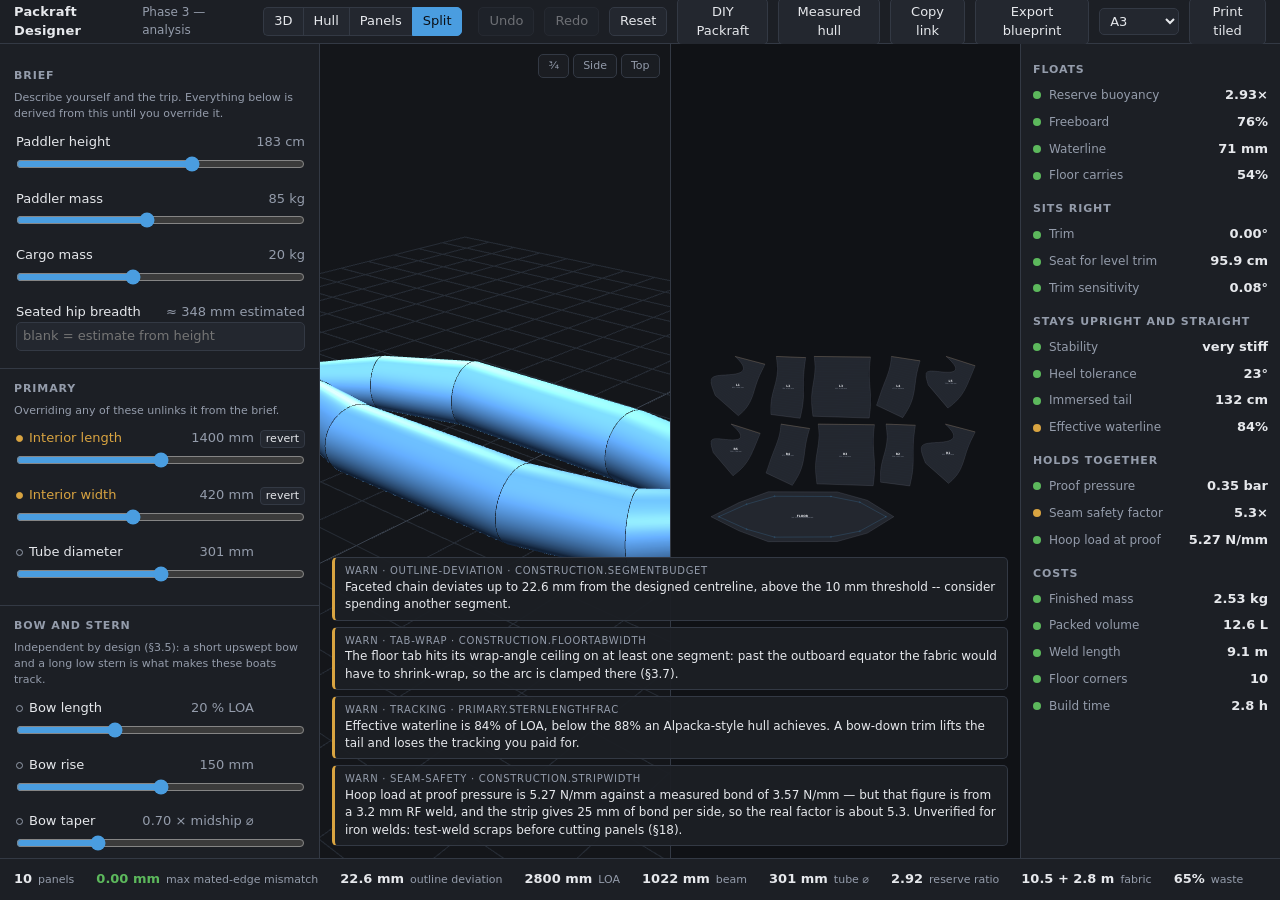
<file: packcraft/legacy/index.html>
<!doctype html>
<html lang="en">
<head>
<meta charset="utf-8">
<meta name="viewport" content="width=device-width, initial-scale=1">
<title>Packraft Designer</title>
<link rel="stylesheet" href="../app/app.css">
</head>
<body>

<header id="topbar">
  <span class="brand">Packraft Designer</span>
  <span class="stage">Phase 3 — analysis</span>
  <span class="spacer"></span>
  <span class="modes">
    <button class="mode" data-mode="3d">3D</button>
    <button class="mode" data-mode="hull">Hull</button>
    <button class="mode" data-mode="panels">Panels</button>
    <button class="mode" data-mode="split">Split</button>
  </span>
  <button id="btn-undo" title="Undo (Ctrl+Z)">Undo</button>
  <button id="btn-redo" title="Redo (Ctrl+Shift+Z)">Redo</button>
  <button id="btn-reset" title="Back to the reference design">Reset</button>
  <button id="btn-diy" title="The DIY Packraft kit boat: bridged blunt bow, pointed stern, seven panels">DIY Packraft</button>
  <button id="btn-measured" title="Apply the hull proportions measured off a real Alpacka-style boat, keeping your LOA and interior length">Measured hull</button>
  <button id="btn-link" title="Copy a permalink to this design">Copy link</button>
  <button id="btn-export" title="Download the 1:1 cutting pattern as one SVG">Export blueprint</button>
  <select id="page-size" title="Sheet size for the tiled print">
    <option>A3</option><option>A4</option><option>Letter</option>
    <option>Tabloid</option><option>A1</option><option>A0</option>
  </select>
  <button id="btn-print" title="Open a tiled, print-ready document at 1:1">Print tiled</button>
</header>

<main>
  <aside id="rail"></aside>
  <section id="stage">
    <div id="panes">
      <div id="view3d"></div>
      <div id="view2d"></div>
    </div>
    <div id="issues"></div>
  </section>
  <aside id="metrics"></aside>
</main>

<footer id="bottombar">
  <span class="metric"><b id="m-segments">–</b><i>panels</i></span>
  <span class="metric"><b id="m-mismatch">–</b><i>max mated-edge mismatch</i></span>
  <span class="metric"><b id="m-deviation">–</b><i>outline deviation</i></span>
  <span class="metric"><b id="m-loa">–</b><i>LOA</i></span>
  <span class="metric"><b id="m-beam">–</b><i>beam</i></span>
  <span class="metric"><b id="m-dia">–</b><i>tube &#8960;</i></span>
  <span class="metric"><b id="m-reserve">–</b><i>reserve ratio</i></span>
  <span class="metric"><b id="m-fabric">–</b><i>fabric</i></span>
  <span class="metric"><b id="m-waste">–</b><i>waste</i></span>
  <span class="spacer"></span>
  <span class="metric"><b id="m-time">–</b><i>regenerate</i></span>
</footer>

<!-- three.js, vendored as classic scripts (r147, MIT). No CDN: the app must
     work offline from file://, and ES-module imports are blocked there. -->
<script src="../vendor/three.min.js"></script>
<script src="../vendor/OrbitControls.js"></script>

<!-- packraft-core: pure, DOM-free, identical files run under node --test -->
<script src="../packraft-core/vec3.js"></script>
<script src="../packraft-core/quad.js"></script>
<script src="../packraft-core/constants.js"></script>
<script src="../packraft-core/curves.js"></script>
<script src="../packraft-core/params.js"></script>
<script src="../packraft-core/skeleton.js"></script>
<script src="../packraft-core/develop.js"></script>
<script src="../packraft-core/panels.js"></script>
<script src="../packraft-core/nest.js"></script>
<script src="../packraft-core/export-svg.js"></script>
<script src="../packraft-core/tile.js"></script>
<script src="../packraft-core/analysis.js"></script>
<script src="../packraft-core/encode.js"></script>

<!-- app: vanilla DOM, depends on core and never the other way round -->
<script src="../app/state.js"></script>
<script src="../app/view3d.js"></script>
<script src="../app/view2d.js"></script>
<script src="../app/ui.js"></script>
<script src="../app/rail.js"></script>
<script src="../app/main.js"></script>

</body>
</html>
</file>
<file: packcraft/app/app.css>
/* Packraft Designer — Phase 1 shell.
   Three panes: top bar, left rail + viewport, bottom metric bar. */

:root {
  --bg: #14161a;
  --panel: #1c1f25;
  --panel-2: #23272f;
  --line: #333944;
  --ink: #e6e8ec;
  --ink-dim: #949cab;
  --accent: #4a9de0;
  --warn: #d9a441;
  --error: #d9534f;
  --ok: #5cb85c;
  --rail: 320px;
}

* { box-sizing: border-box; }

html, body {
  height: 100%;
  margin: 0;
  background: var(--bg);
  color: var(--ink);
  font: 13px/1.45 -apple-system, BlinkMacSystemFont, "Segoe UI", system-ui, sans-serif;
  overflow: hidden;
}

body { display: flex; flex-direction: column; }

/* ---------------------------------------------------------------- top bar */
#topbar {
  display: flex; align-items: center; gap: 10px;
  padding: 0 14px; height: 44px; flex: none;
  background: var(--panel); border-bottom: 1px solid var(--line);
}
.brand { font-weight: 600; letter-spacing: 0.2px; }
.stage { color: var(--ink-dim); font-size: 12px; }
.spacer { flex: 1; }

button {
  font: inherit; color: var(--ink);
  background: var(--panel-2); border: 1px solid var(--line);
  border-radius: 5px; padding: 4px 10px; cursor: pointer;
}
button:hover:not(:disabled) { background: #2c313a; border-color: #47505f; }
button:disabled { opacity: 0.4; cursor: default; }

/* ------------------------------------------------------------ main layout */
main { flex: 1; display: flex; min-height: 0; }

#rail {
  width: var(--rail); flex: none; overflow-y: auto;
  background: var(--panel); border-right: 1px solid var(--line);
  padding: 12px 0 40px;
}

#stage { flex: 1; position: relative; min-width: 0; }
#panes { position: absolute; inset: 0; display: flex; }
#view3d, #view2d { flex: 1; position: relative; min-width: 0; }
#view3d canvas, #view2d svg { display: block; }

/* Camera presets, top-right of the 3D pane. */
#cambar { position: absolute; top: 10px; right: 10px; display: flex; gap: 4px; z-index: 5; }
#cambar button {
  font: inherit; font-size: 11px; color: var(--ink-dim);
  background: rgba(28, 31, 37, 0.85); border: 1px solid var(--line);
  border-radius: 5px; padding: 3px 9px; cursor: pointer;
}
#cambar button:hover { color: var(--ink); border-color: var(--accent); }
#view2d { background: #101216; border-left: 1px solid var(--line); cursor: grab; }
#view2d:active { cursor: grabbing; }
body[data-view="3d"]     #view2d { display: none; }
body[data-view="hull"]   #view3d,
body[data-view="panels"] #view3d { display: none; }
body[data-view="3d"] #view2d,
body[data-view="hull"] #view3d { border-left: 0; }

 #topbar select {
  font: inherit; color: var(--ink); background: var(--panel-2);
  border: 1px solid var(--line); border-radius: 5px; padding: 4px 6px;
}
.modes { display: flex; gap: 0; margin-right: 6px; }
.modes .mode { border-radius: 0; border-right-width: 0; }
.modes .mode:first-child { border-radius: 5px 0 0 5px; }
.modes .mode:last-child { border-radius: 0 5px 5px 0; border-right-width: 1px; }
.modes .mode.on { background: var(--accent); border-color: var(--accent); color: #0b1016; }

/* ---- flat viewport ---- */
.v-design { fill: none; stroke: #4a9de0; stroke-width: 3; }
.v-facet  { fill: none; stroke: #d9534f; stroke-width: 3; }
.v-tube   { fill: none; stroke: #6b7482; stroke-width: 1.5; }
.v-axis   { stroke: #3a4250; stroke-width: 1.5; }
.v-node   { fill: #d9534f; }
.v-sphere { fill: none; stroke: #39414d; stroke-width: 1.5; }
.v-label  { fill: var(--ink-dim); font-size: 26px; }
.v-cut    { fill: #23272f; stroke: #97a1b0; stroke-width: 2.5; }
.v-ruling { fill: none; stroke: #3a4250; stroke-width: 1; }
.v-seam   { fill: none; stroke: #e8b56b; stroke-width: 2.5; }
.v-zone   { fill: none; stroke: #4a9de0; stroke-width: 3; }
.v-reg    { fill: none; stroke: #4a9de0; stroke-width: 2.5; }
.v-id     { fill: var(--ink); font-size: 46px; font-weight: 600; }
.v-sub    { fill: var(--ink-dim); font-size: 24px; }
.v-panel  { cursor: pointer; }
.v-panel.hot .v-cut { fill: #4a3a1c; stroke: #ffc65c; }
.v-panel.hot .v-id  { fill: #ffc65c; }

/* ------------------------------------------------------------- metrics rail */
#metrics {
  width: 260px; flex: none; overflow-y: auto;
  background: var(--panel); border-left: 1px solid var(--line);
  padding: 6px 0 40px;
}
#metrics h2 {
  margin: 0; padding: 12px 12px 4px;
  font-size: 11px; font-weight: 600; letter-spacing: 0.9px;
  text-transform: uppercase; color: var(--ink-dim);
}
.metric-row {
  display: flex; align-items: baseline; gap: 8px;
  padding: 4px 12px; cursor: pointer;
}
.metric-row:hover { background: var(--panel-2); }
/* The analysis runs behind its own debounce, so during a slider drag these
   numbers describe the previous design. Say so rather than lying quietly. */
#metrics.stale .m-val, #metrics.stale .m-label { opacity: 0.45; }
#metrics.stale .m-dot { opacity: 0.35; }
.m-dot {
  width: 8px; height: 8px; border-radius: 50%; flex: none;
  background: #3a4250; align-self: center;
}
.m-dot.good { background: var(--ok); }
.m-dot.warn { background: var(--warn); }
.m-dot.bad  { background: var(--error); }
.m-label { flex: 1; color: var(--ink-dim); font-size: 12px; }
.m-val { font-variant-numeric: tabular-nums; font-weight: 600; }

/* ---------------------------------------------------------------- controls */
.group { border-bottom: 1px solid var(--line); padding: 4px 0 10px; }
.group > h2 {
  margin: 0; padding: 8px 14px 6px;
  font-size: 11px; font-weight: 600; letter-spacing: 0.9px;
  text-transform: uppercase; color: var(--ink-dim);
}
.group > .note {
  margin: 0; padding: 0 14px 6px;
  font-size: 11px; color: var(--ink-dim);
}

.ctl { padding: 5px 14px 7px; border-left: 2px solid transparent; }

/* Jumped to from a metric or an issue (§15). Two pulses is enough to find it
   without turning the rail into a light show. */
.ctl.flash { animation: ctl-flash 0.45s ease-in-out 3; }
@keyframes ctl-flash {
  0%, 100% { background: transparent; border-left-color: transparent; }
  50%      { background: var(--panel-2); border-left-color: var(--accent); }
}
@media (prefers-reduced-motion: reduce) {
  .ctl.flash { animation: none; background: var(--panel-2); border-left-color: var(--accent); }
}
/* Wraps so a long readout ("≈ 967 mm for level trim") drops to its own line
   instead of squeezing the label into two. */
.ctl-head { display: flex; align-items: baseline; gap: 6px; flex-wrap: wrap; }
.ctl-head label { flex: 1 0 auto; }
.ctl-head .val { font-variant-numeric: tabular-nums; color: var(--ink-dim); }

.ctl input[type=range] { width: 100%; margin: 4px 0 0; accent-color: var(--accent); }
.ctl select, .ctl input[type=number] {
  width: 100%; font: inherit; color: var(--ink);
  background: var(--panel-2); border: 1px solid var(--line);
  border-radius: 5px; padding: 4px 6px;
}

/* Linked / unlinked marker (§4.1): derived fields carry a dot, overridden
   fields carry a filled dot and a one-click revert. */
.link-dot {
  width: 7px; height: 7px; border-radius: 50%; flex: none;
  border: 1px solid var(--ink-dim); background: transparent;
  align-self: center;
}
.unlinked .link-dot { background: var(--warn); border-color: var(--warn); }
.revert {
  padding: 0 5px; font-size: 11px; line-height: 16px;
  border-radius: 4px; visibility: hidden;
}
.unlinked .revert { visibility: visible; }
.unlinked .ctl-head label { color: var(--warn); }

/* ------------------------------------------------------------------ issues */
#issues {
  position: absolute; left: 12px; bottom: 12px; right: 12px;
  max-height: 42%; overflow-y: auto;
  display: flex; flex-direction: column; gap: 6px;
  pointer-events: none;
}
.issue {
  pointer-events: auto;
  background: rgba(28, 31, 37, 0.94);
  border: 1px solid var(--line); border-left-width: 3px;
  border-radius: 5px; padding: 6px 10px; font-size: 12px;
  max-width: 760px;
}
.issue.warn { border-left-color: var(--warn); }
.issue.error { border-left-color: var(--error); }
.issue .code {
  font-size: 10px; text-transform: uppercase; letter-spacing: 0.7px;
  color: var(--ink-dim); display: block;
}
/* An issue that names a parameter the rail exposes jumps to it (§15). */
.issue.linked { cursor: pointer; }
.issue.linked:hover { border-color: var(--accent); }

/* -------------------------------------------------------------- bottom bar */
#bottombar {
  display: flex; align-items: center; gap: 22px; flex: none;
  height: 42px; padding: 0 14px;
  background: var(--panel); border-top: 1px solid var(--line);
  overflow-x: auto; white-space: nowrap;
}
.metric { display: flex; align-items: baseline; gap: 6px; }
.metric b { font-variant-numeric: tabular-nums; font-weight: 600; }
.metric i { font-style: normal; font-size: 11px; color: var(--ink-dim); }
.metric b.good { color: var(--ok); }
.metric b.bad { color: var(--error); }
</file>
